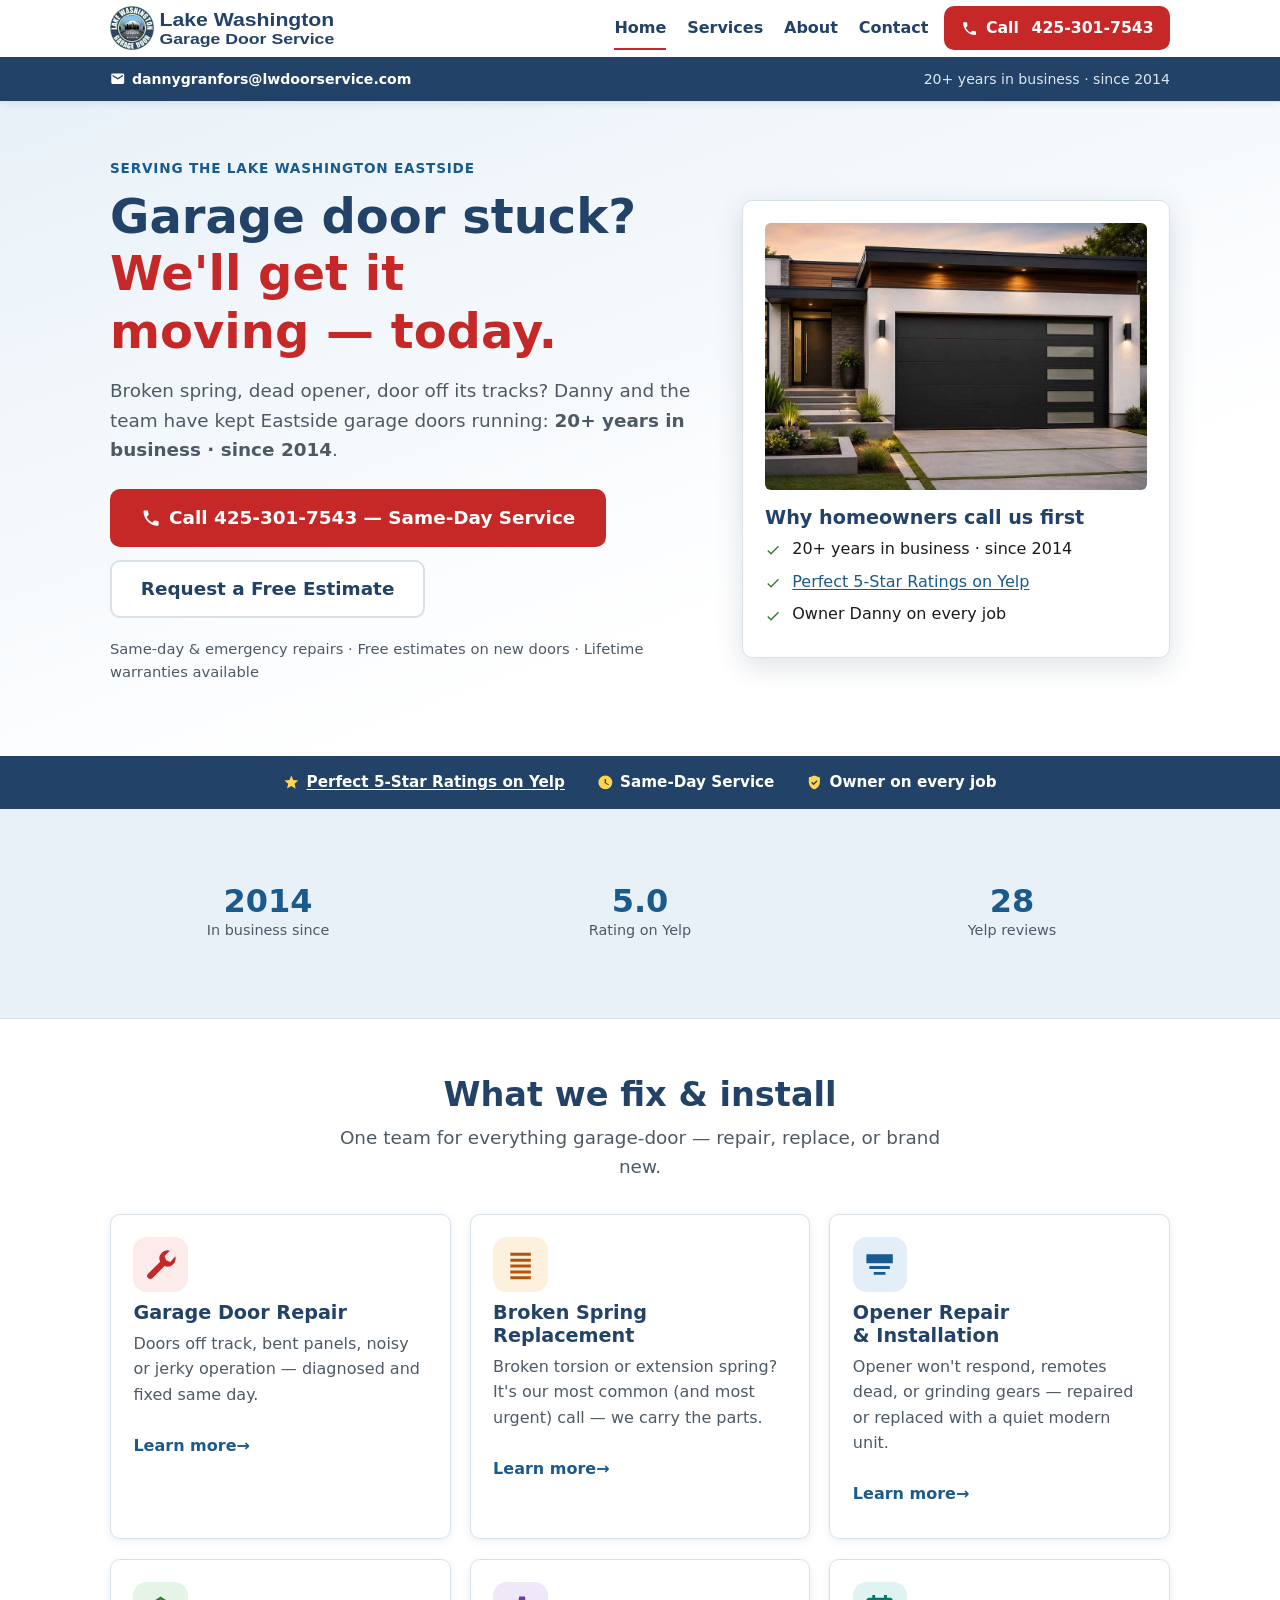
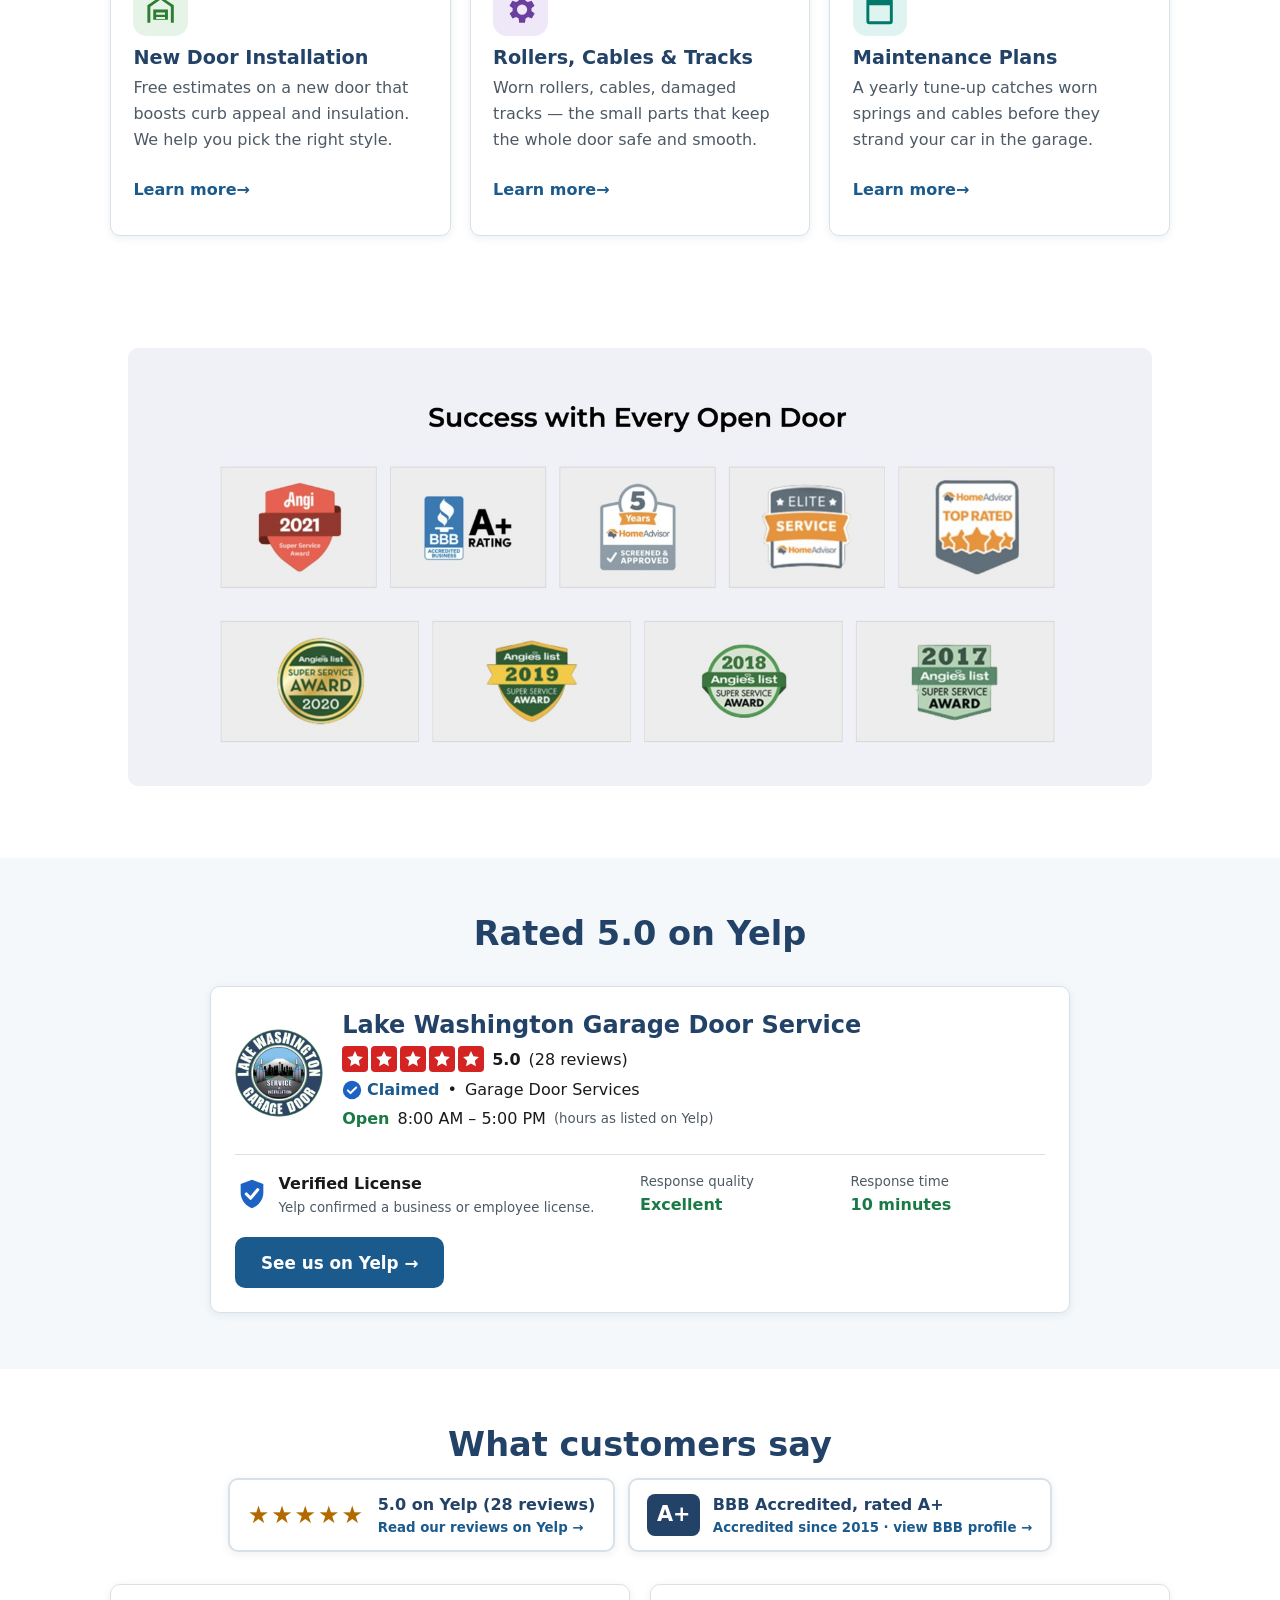
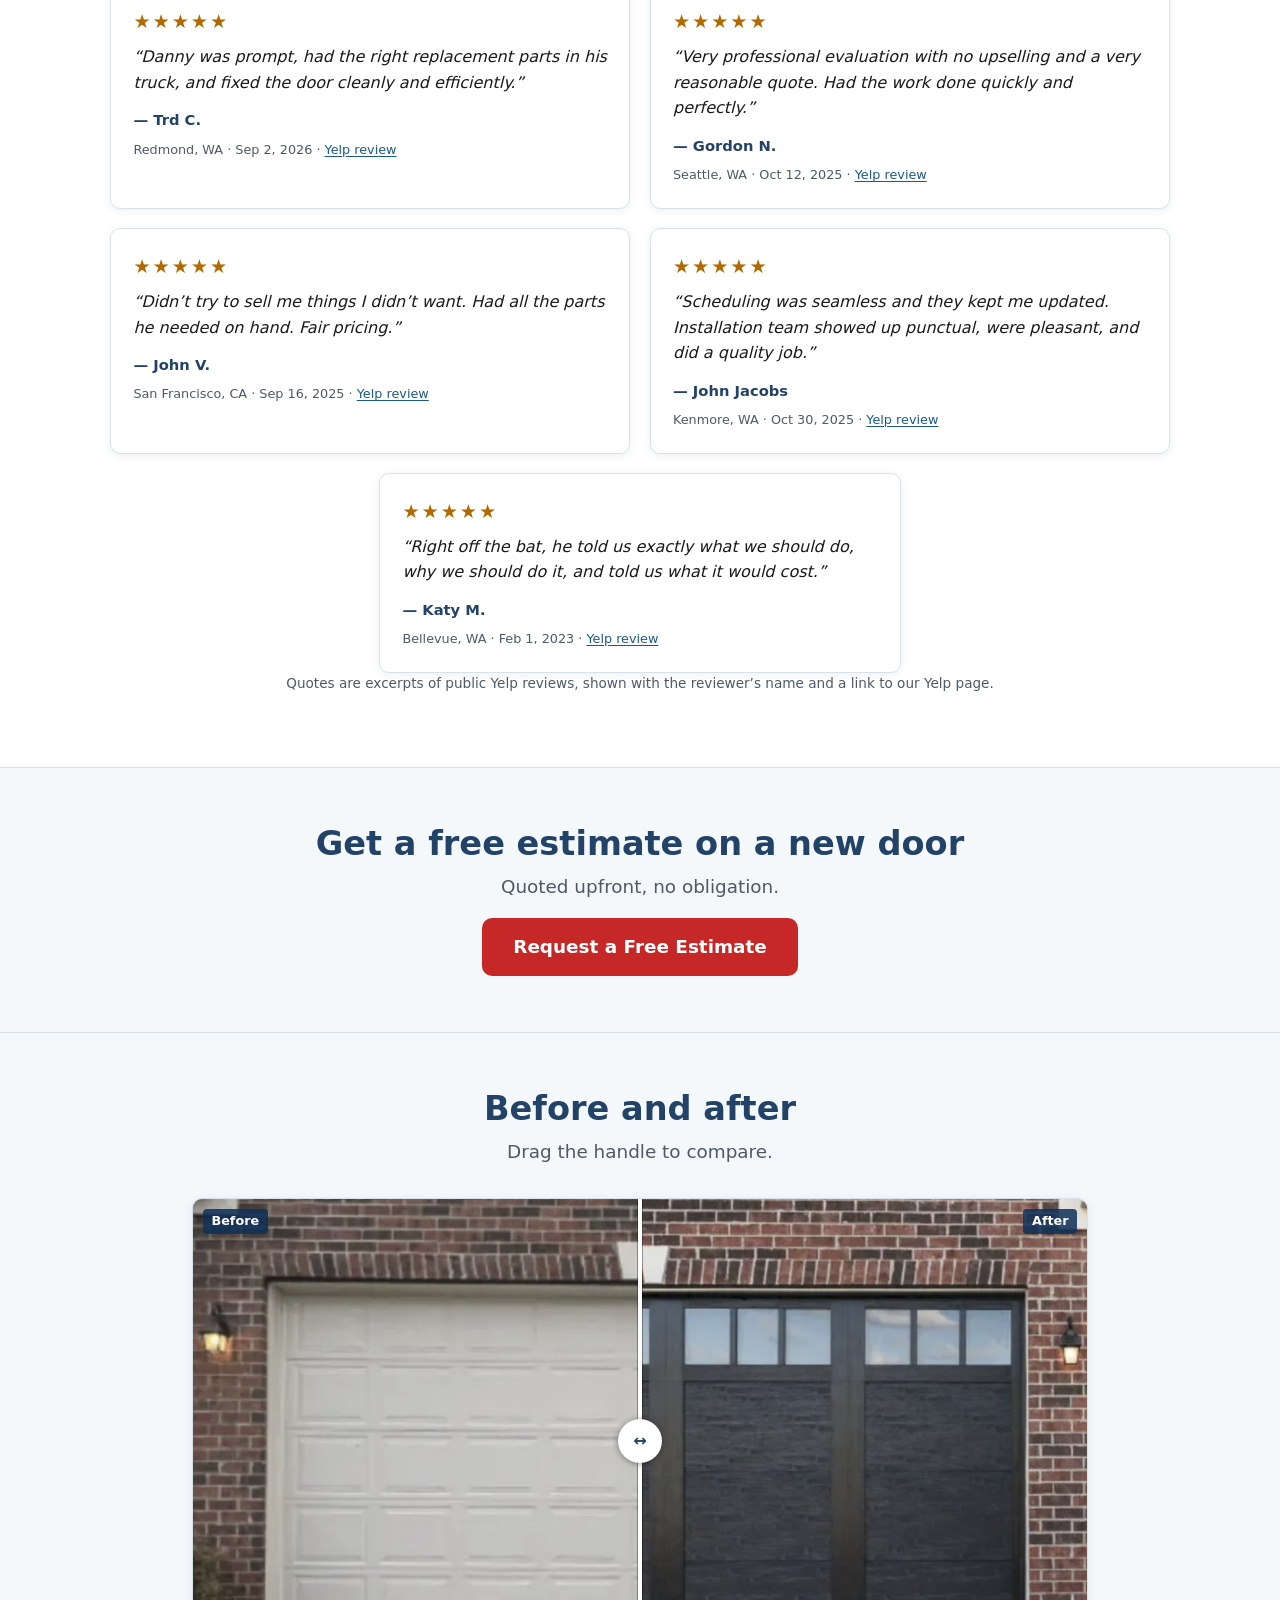
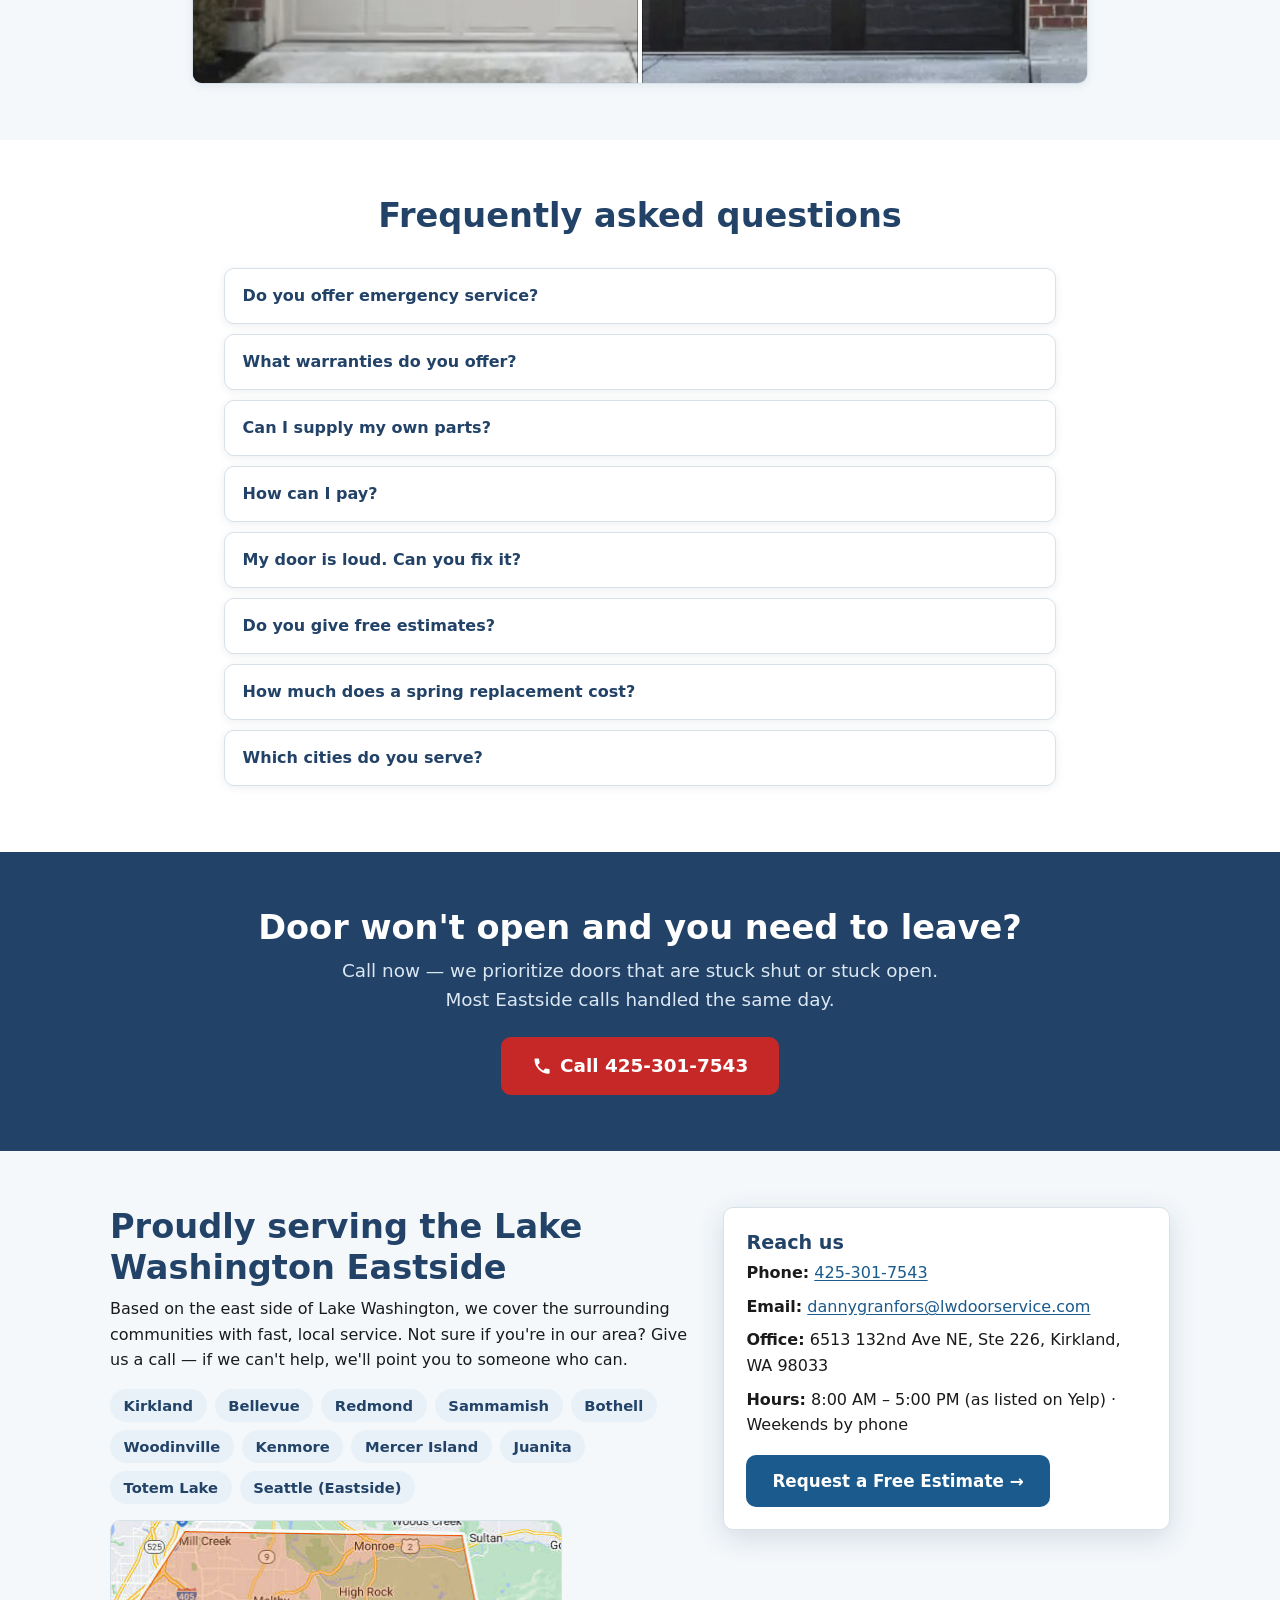
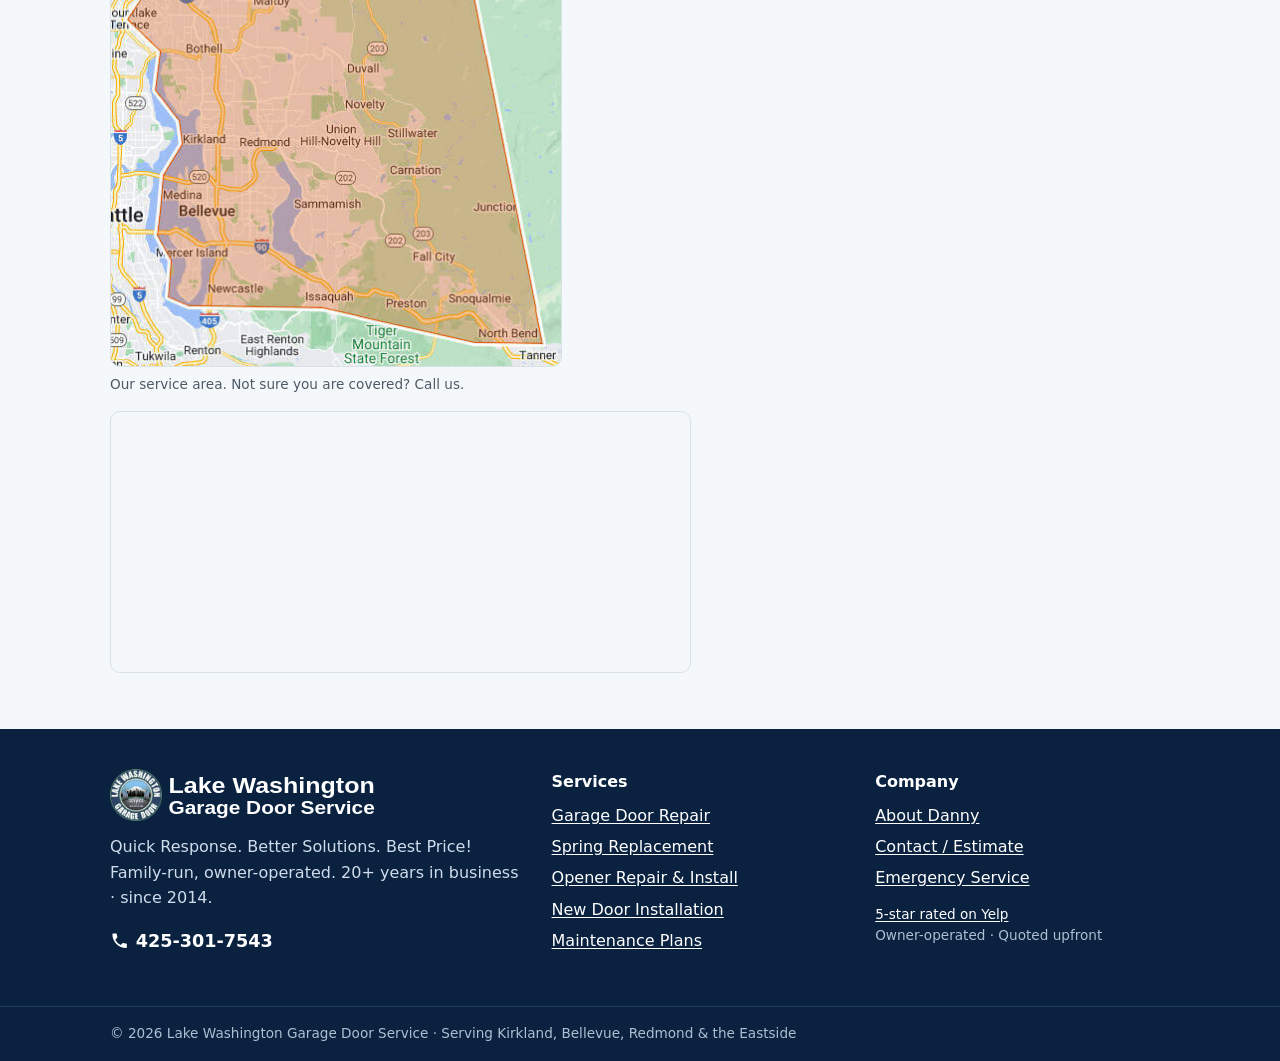
<file: index.html>
<!DOCTYPE html>
<html lang="en">
<head>
<meta charset="utf-8">
<meta name="viewport" content="width=device-width, initial-scale=1">
<title>Garage Door Repair &amp; Installation — Eastside WA | Lake Washington Garage Door Service</title>
<meta name="description" content="Same-day garage door repair, spring replacement, opener service and new-door installation across the Lake Washington Eastside. 20+ years in business, since 2014. 5-star rated on Yelp. Call 425-301-7543.">
<link rel="canonical" href="https://lwdoorservice.com/">
<meta property="og:type" content="website">
<meta property="og:site_name" content="Lake Washington Garage Door Service">
<meta property="og:title" content="Garage Door Repair &amp; Installation — Eastside WA | Lake Washington Garage Door Service">
<meta property="og:description" content="Same-day garage door repair, spring replacement, opener service and new-door installation across the Lake Washington Eastside. 20+ years in business, since 2014. 5-star rated on Yelp. Call 425-301-7543.">
<meta property="og:url" content="https://lwdoorservice.com/">
<meta name="theme-color" content="#224267">
<link rel="icon" href="favicon.ico" sizes="any">
<link rel="icon" href="favicon.png" type="image/png" sizes="64x64">
<link rel="apple-touch-icon" href="apple-touch-icon.png">
<link rel="stylesheet" href="styles.css">
<link rel="stylesheet" href="print.css" media="print">
<script type="application/ld+json">
{
  "@context": "https://schema.org",
  "@type": "GarageDoorService",
  "name": "Lake Washington Garage Door Service",
  "telephone": "+14253017543",
  "email": "dannygranfors@lwdoorservice.com",
  "url": "https://lwdoorservice.com/",
  "image": "https://lwdoorservice.com/logos/badge.png",
  "priceRange": "$$",
  "slogan": "Quick Response. Better Solutions. Best Price!",
  "areaServed": [{"@type":"City","name":"Kirkland"},{"@type":"City","name":"Bellevue"},{"@type":"City","name":"Redmond"},{"@type":"City","name":"Sammamish"},{"@type":"City","name":"Bothell"},{"@type":"City","name":"Woodinville"},{"@type":"City","name":"Kenmore"},{"@type":"City","name":"Mercer Island"},{"@type":"City","name":"Seattle"}]
}
</script>
</head>
<body>
<a class="skip" href="#main">Skip to content</a>
<header class="site-header">
  <div class="header-inner">
    <a class="brand" href="index.html" aria-label="Lake Washington Garage Door Service — home"><img src="logos/logo.svg" alt="Lake Washington Garage Door Service" width="330" height="64"></a>
    <a class="btn btn-emergency header-call" href="tel:+14253017543" aria-label="Call 425-301-7543"><svg class="icon" aria-hidden="true" focusable="false"><use href="icons.svg#phone"/></svg><span class="call-word">Call</span> <span class="call-num">425-301-7543</span></a>
    <button class="nav-toggle" type="button" aria-expanded="false" aria-controls="nav"><span>Menu</span></button>
    <nav class="nav" id="nav" aria-label="Main">
      <ul>
        <li><a href="index.html" aria-current="page">Home</a></li>
        <li><a href="services.html">Services</a></li>
        <li><a href="about.html">About</a></li>
        <li><a href="contact.html">Contact</a></li>
      </ul>
    </nav>
  </div>
  <div class="topstrip"><div class="strip-inner"><a class="strip-mail" href="mailto:dannygranfors@lwdoorservice.com"><svg class="icon" aria-hidden="true" focusable="false"><use href="icons.svg#mail"/></svg>dannygranfors@lwdoorservice.com</a><span class="strip-years">20+ years in business · since 2014</span></div></div>
</header>
<main id="main">
<section class="hero">
  <div class="door-lift" aria-hidden="true"><i></i><i></i><i></i><i></i></div>
  <div class="wrap hero-grid">
    <div>
      <p class="eyebrow">Serving the Lake Washington Eastside</p>
      <h1>Garage door stuck? <span>We'll get it moving — today.</span></h1>
      <p class="lead">Broken spring, dead opener, door off its tracks? Danny and the team have kept Eastside garage doors running: <strong>20+ years in business · since 2014</strong>.</p>
      <div class="hero-cta">
        <a class="btn btn-emergency btn-lg" href="tel:+14253017543"><svg class="icon" aria-hidden="true" focusable="false"><use href="icons.svg#phone"/></svg> Call 425-301-7543 — Same-Day Service</a>
        <a class="btn btn-ghost btn-lg" href="contact.html">Request a Free Estimate</a>
      </div>
      <p class="hero-note">Same-day &amp; emergency repairs · Free estimates on new doors · Lifetime warranties available</p>
    </div>
    <aside class="hero-card" aria-labelledby="why">
      <img class="hero-photo" src="images/hero.jpg" alt="A modern home with a dark, flush-panel garage door at dusk" width="1000" height="707" fetchpriority="high">
      <h2 id="why" class="h3">Why homeowners call us first</h2>
      <ul class="checks">
        <li>20+ years in business · since 2014</li>
        <li><a href="https://www.yelp.com/biz/lake-washington-garage-door-service-kirkland-2" rel="noopener">Perfect 5-Star Ratings on Yelp</a></li>
        <li>Owner Danny on every job</li>
      </ul>
    </aside>
  </div>
</section>

<div class="trust">
  <ul class="wrap trust-inner">
    <li><svg class="icon" aria-hidden="true" focusable="false"><use href="icons.svg#star"/></svg> <a href="https://www.yelp.com/biz/lake-washington-garage-door-service-kirkland-2" rel="noopener">Perfect 5-Star Ratings on Yelp</a></li>
    <li><svg class="icon" aria-hidden="true" focusable="false"><use href="icons.svg#clock"/></svg> Same-Day Service</li>
    <li><svg class="icon" aria-hidden="true" focusable="false"><use href="icons.svg#shield"/></svg> Owner on every job</li>
  </ul>
</div>

<section class="stats" aria-label="At a glance">
  <ul class="wrap stats-inner">
    <li><span class="num"><span class="counter" data-to="2014">2014</span></span><span class="lbl">In business since</span></li>
    <li><span class="num"><span class="counter" data-to="5" data-dec="1">5.0</span></span><span class="lbl">Rating on Yelp</span></li>
    <li><span class="num"><span class="counter" data-to="28">28</span></span><span class="lbl">Yelp reviews</span></li>
  </ul>
</section>

<section class=" rv" aria-labelledby="svc-h">
  <div class="wrap">
    <div class="section-head center">
      <h2 id="svc-h">What we fix &amp; install</h2>
      <p class="lead">One team for everything garage-door — repair, replace, or brand new.</p>
    </div>
    <ul class="grid grid-3 plain">
      <li class="card">
        <span class="ic-lg"><svg class="icon icon-lg" aria-hidden="true" focusable="false"><use href="icons.svg#wrench"/></svg></span>
        <h3>Garage Door Repair</h3>
        <p>Doors off track, bent panels, noisy or jerky operation — diagnosed and fixed same day.</p>
        <a class="more" href="services.html#repair">Learn more<span class="sr-only"> about Garage Door Repair</span> →</a>
      </li>
      <li class="card">
        <span class="ic-lg"><svg class="icon icon-lg" aria-hidden="true" focusable="false"><use href="icons.svg#spring"/></svg></span>
        <h3>Broken Spring Replacement</h3>
        <p>Broken torsion or extension spring? It's our most common (and most urgent) call — we carry the parts.</p>
        <a class="more" href="services.html#spring">Learn more<span class="sr-only"> about Broken Spring Replacement</span> →</a>
      </li>
      <li class="card">
        <span class="ic-lg"><svg class="icon icon-lg" aria-hidden="true" focusable="false"><use href="icons.svg#opener"/></svg></span>
        <h3>Opener Repair &amp; Installation</h3>
        <p>Opener won't respond, remotes dead, or grinding gears — repaired or replaced with a quiet modern unit.</p>
        <a class="more" href="services.html#opener">Learn more<span class="sr-only"> about Opener Repair and Installation</span> →</a>
      </li>
      <li class="card">
        <span class="ic-lg"><svg class="icon icon-lg" aria-hidden="true" focusable="false"><use href="icons.svg#door"/></svg></span>
        <h3>New Door Installation</h3>
        <p>Free estimates on a new door that boosts curb appeal and insulation. We help you pick the right style.</p>
        <a class="more" href="services.html#install">Learn more<span class="sr-only"> about New Door Installation</span> →</a>
      </li>
      <li class="card">
        <span class="ic-lg"><svg class="icon icon-lg" aria-hidden="true" focusable="false"><use href="icons.svg#gear"/></svg></span>
        <h3>Rollers, Cables &amp; Tracks</h3>
        <p>Worn rollers, cables, damaged tracks — the small parts that keep the whole door safe and smooth.</p>
        <a class="more" href="services.html#parts">Learn more<span class="sr-only"> about Rollers, Cables and Tracks</span> →</a>
      </li>
      <li class="card">
        <span class="ic-lg"><svg class="icon icon-lg" aria-hidden="true" focusable="false"><use href="icons.svg#calendar"/></svg></span>
        <h3>Maintenance Plans</h3>
        <p>A yearly tune-up catches worn springs and cables before they strand your car in the garage.</p>
        <a class="more" href="services.html#maintenance">Learn more<span class="sr-only"> about Maintenance Plans</span> →</a>
      </li>
    </ul>
  </div>
</section>

<section class="rv" aria-labelledby="awards-h">
  <div class="wrap">
    <h2 id="awards-h" class="sr-only">Awards and ratings</h2>
    <img class="awards" src="images/trust-badges.jpg" alt="Awards and ratings: Angi 2021 Super Service Award, BBB A+ rating, HomeAdvisor 5 years Screened and Approved, HomeAdvisor Elite Service, HomeAdvisor Top Rated, Angie's List Super Service Award 2017 to 2020" width="1600" height="685" loading="lazy">
  </div>
</section>

<section class="section-alt rv" aria-labelledby="yelp-h">
  <div class="wrap">
    <div class="section-head center"><h2 id="yelp-h">Rated 5.0 on Yelp</h2></div>
    <article class="yelp-card" aria-label="Lake Washington Garage Door Service on Yelp">
      <div class="yc-main">
        <img class="yc-badge" src="logos/badge.png" alt="Lake Washington Garage Door Service badge" width="88" height="88">
        <div>
          <h3 class="yc-name">Lake Washington Garage Door Service</h3>
          <p class="yc-rating"><span class="yc-stars" role="img" aria-label="5 out of 5 stars"><svg class="ystar" viewBox="0 0 24 24" aria-hidden="true" focusable="false"><path d="M12 2.5l2.9 6.2 6.6.8-4.9 4.6 1.3 6.7L12 17.4 6.1 20.8l1.3-6.7L2.5 9.5l6.6-.8z" fill="currentColor"/></svg><svg class="ystar" viewBox="0 0 24 24" aria-hidden="true" focusable="false"><path d="M12 2.5l2.9 6.2 6.6.8-4.9 4.6 1.3 6.7L12 17.4 6.1 20.8l1.3-6.7L2.5 9.5l6.6-.8z" fill="currentColor"/></svg><svg class="ystar" viewBox="0 0 24 24" aria-hidden="true" focusable="false"><path d="M12 2.5l2.9 6.2 6.6.8-4.9 4.6 1.3 6.7L12 17.4 6.1 20.8l1.3-6.7L2.5 9.5l6.6-.8z" fill="currentColor"/></svg><svg class="ystar" viewBox="0 0 24 24" aria-hidden="true" focusable="false"><path d="M12 2.5l2.9 6.2 6.6.8-4.9 4.6 1.3 6.7L12 17.4 6.1 20.8l1.3-6.7L2.5 9.5l6.6-.8z" fill="currentColor"/></svg><svg class="ystar" viewBox="0 0 24 24" aria-hidden="true" focusable="false"><path d="M12 2.5l2.9 6.2 6.6.8-4.9 4.6 1.3 6.7L12 17.4 6.1 20.8l1.3-6.7L2.5 9.5l6.6-.8z" fill="currentColor"/></svg></span><strong>5.0</strong> <span>(28 reviews)</span></p>
          <p class="yc-meta"><span class="yc-claimed"><svg class="yc-check" viewBox="0 0 24 24" aria-hidden="true" focusable="false"><circle cx="12" cy="12" r="11" fill="currentColor"/><path d="M7 12.5l3.2 3.2L17 9" fill="none" stroke="#fff" stroke-width="2.4" stroke-linecap="round" stroke-linejoin="round"/></svg>Claimed</span><span class="yc-dot" aria-hidden="true">•</span><span>Garage Door Services</span></p>
          <p class="yc-hours"><span class="yc-open">Open</span> 8:00 AM – 5:00 PM <small>(hours as listed on Yelp)</small></p>
        </div>
      </div>
      <ul class="yc-facts">
        <li><svg class="yc-shield" viewBox="0 0 24 24" aria-hidden="true" focusable="false"><path d="M12 2l8 3v6c0 5-3.4 9.3-8 11-4.6-1.7-8-6-8-11V5z" fill="currentColor"/><path d="M8 12l3 3 5-6" fill="none" stroke="#fff" stroke-width="2.2" stroke-linecap="round" stroke-linejoin="round"/></svg><span><strong>Verified License</strong><small>Yelp confirmed a business or employee license.</small></span></li>
        <li><span><small>Response quality</small><strong class="yc-good">Excellent</strong></span></li>
        <li><span><small>Response time</small><strong class="yc-good">10 minutes</strong></span></li>
      </ul>
      <a class="btn btn-primary yc-link" href="https://www.yelp.com/biz/lake-washington-garage-door-service-kirkland-2?dd_referrer=" rel="noopener">See us on Yelp →</a>
    </article>
  </div>
</section>

<section class=" rv" aria-labelledby="rev-h">
  <div class="wrap">
    <div class="section-head center">
      <h2 id="rev-h">What customers say</h2>
      <p class="trust-links"><a class="yelp-badge" href="https://www.yelp.com/biz/lake-washington-garage-door-service-kirkland-2?dd_referrer=" rel="noopener"><span class="stars" aria-hidden="true">★★★★★</span><span><strong>5.0 on Yelp (28 reviews)</strong><small>Read our reviews on Yelp →</small></span></a>
      <a class="bbb-badge" href="https://www.bbb.org/us/wa/kirkland/profile/garage-doors/lake-washington-garage-door-service-llc-1296-90006589/addressId/342375" rel="noopener"><span class="bbb-grade" aria-hidden="true">A+</span><span><strong>BBB Accredited, rated A+</strong><small>Accredited since 2015 · view BBB profile →</small></span></a></p>
    </div>
    <ul class="grid grid-2 plain reviews">
      <li class="review">
        <p class="stars" aria-label="5 out of 5 stars">★★★★★</p>
        <blockquote><p>&ldquo;Danny was prompt, had the right replacement parts in his truck, and fixed the door cleanly and efficiently.&rdquo;</p></blockquote>
        <p class="who">— Trd C.</p>
        <p class="src">Redmond, WA · Sep 2, 2026 · <a href="https://www.yelp.com/biz/lake-washington-garage-door-service-kirkland-2?dd_referrer=" rel="noopener">Yelp review<span class="sr-only"> by Trd C.</span></a></p>
      </li>
      <li class="review">
        <p class="stars" aria-label="5 out of 5 stars">★★★★★</p>
        <blockquote><p>&ldquo;Very professional evaluation with no upselling and a very reasonable quote. Had the work done quickly and perfectly.&rdquo;</p></blockquote>
        <p class="who">— Gordon N.</p>
        <p class="src">Seattle, WA · Oct 12, 2025 · <a href="https://www.yelp.com/biz/lake-washington-garage-door-service-kirkland-2?dd_referrer=" rel="noopener">Yelp review<span class="sr-only"> by Gordon N.</span></a></p>
      </li>
      <li class="review">
        <p class="stars" aria-label="5 out of 5 stars">★★★★★</p>
        <blockquote><p>&ldquo;Didn&rsquo;t try to sell me things I didn&rsquo;t want. Had all the parts he needed on hand. Fair pricing.&rdquo;</p></blockquote>
        <p class="who">— John V.</p>
        <p class="src">San Francisco, CA · Sep 16, 2025 · <a href="https://www.yelp.com/biz/lake-washington-garage-door-service-kirkland-2?dd_referrer=" rel="noopener">Yelp review<span class="sr-only"> by John V.</span></a></p>
      </li>
      <li class="review">
        <p class="stars" aria-label="5 out of 5 stars">★★★★★</p>
        <blockquote><p>&ldquo;Scheduling was seamless and they kept me updated. Installation team showed up punctual, were pleasant, and did a quality job.&rdquo;</p></blockquote>
        <p class="who">— John Jacobs</p>
        <p class="src">Kenmore, WA · Oct 30, 2025 · <a href="https://www.yelp.com/biz/lake-washington-garage-door-service-kirkland-2?dd_referrer=" rel="noopener">Yelp review<span class="sr-only"> by John Jacobs</span></a></p>
      </li>
      <li class="review">
        <p class="stars" aria-label="5 out of 5 stars">★★★★★</p>
        <blockquote><p>&ldquo;Right off the bat, he told us exactly what we should do, why we should do it, and told us what it would cost.&rdquo;</p></blockquote>
        <p class="who">— Katy M.</p>
        <p class="src">Bellevue, WA · Feb 1, 2023 · <a href="https://www.yelp.com/biz/lake-washington-garage-door-service-kirkland-2?dd_referrer=" rel="noopener">Yelp review<span class="sr-only"> by Katy M.</span></a></p>
      </li>
    </ul>
    <p class="fine center">Quotes are excerpts of public Yelp reviews, shown with the reviewer&rsquo;s name and a link to our Yelp page.</p>
  </div>
</section>

<section class="estimate-band" aria-labelledby="est-h">
  <div class="wrap">
    <h2 id="est-h">Get a free estimate on a new door</h2>
    <p class="lead">Quoted upfront, no obligation.</p>
    <a class="btn btn-estimate btn-lg" href="contact.html">Request a Free Estimate</a>
  </div>
</section>

<section class="section-alt rv" aria-labelledby="ba-h">
  <div class="wrap">
    <div class="section-head center">
      <h2 id="ba-h">Before and after</h2>
      <p class="lead">Drag the handle to compare.</p>
    </div>
    <figure class="ba" data-ba>
      <img class="ba-after" src="images/after.jpg" alt="After: a new black garage door with windows on a brick home" width="1200" height="750" loading="lazy">
      <img class="ba-before" src="images/before.jpg" alt="Before: an old cream-colored garage door on the same brick home" width="1200" height="750" loading="lazy">
      <span class="ba-tag ba-tag-l">Before</span><span class="ba-tag ba-tag-r">After</span>
      <span class="ba-handle" aria-hidden="true"></span>
      <input class="ba-range" type="range" min="0" max="100" value="50" aria-label="Before and after comparison, drag to reveal">
    </figure>
  </div>
</section>

<section class=" rv" aria-labelledby="faq-h">
  <div class="wrap">
    <div class="section-head center">
      <h2 id="faq-h">Frequently asked questions</h2>
    </div>
    <div class="faq">
      <details><summary>Do you offer emergency service?</summary><p>Yes. Call 425-301-7543 and we prioritize doors that are stuck shut or stuck open. Most Eastside calls are handled the same day.</p></details>
      <details><summary>What warranties do you offer?</summary><p>We offer lifetime warranties on most parts and services. The exact terms are given to you in writing with your estimate.</p></details>
      <details><summary>Can I supply my own parts?</summary><p>We install the parts we carry on the truck so every repair is covered by our warranty, so we do not install customer-supplied parts.</p></details>
      <details><summary>How can I pay?</summary><p>Check is preferred, and cards are accepted.</p></details>
      <details><summary>My door is loud. Can you fix it?</summary><p>Usually yes. It is most often a tune-up: we inspect the door, lubricate the moving parts, tighten the hardware and adjust the balance.</p></details>
      <details><summary>Do you give free estimates?</summary><p>Yes, free estimates on new doors. For repairs we quote the price upfront, before any work starts.</p></details>
      <details><summary>How much does a spring replacement cost?</summary><p>It depends on the spring size, whether one or both springs are replaced, and your door's weight. We give you a firm price before we start.</p></details>
      <details><summary>Which cities do you serve?</summary><p>Kirkland, Bellevue, Redmond, Sammamish, Bothell, Woodinville, Kenmore, Mercer Island, Juanita, Totem Lake and the Seattle Eastside. Not sure? Call us.</p></details>
    </div>
  </div>
</section>

<section class="cta-band">
  <div class="wrap">
    <h2>Door won't open and you need to leave?</h2>
    <p class="lead">Call now — we prioritize doors that are stuck shut or stuck open. Most Eastside calls handled the same day.</p>
    <a class="btn btn-emergency btn-lg" href="tel:+14253017543"><svg class="icon" aria-hidden="true" focusable="false"><use href="icons.svg#phone"/></svg> Call 425-301-7543</a>
  </div>
</section>

<section class="section-alt rv" aria-labelledby="area-h">
  <div class="wrap split">
    <div>
      <h2 id="area-h">Proudly serving the Lake Washington Eastside</h2>
      <p>Based on the east side of Lake Washington, we cover the surrounding communities with fast, local service. Not sure if you're in our area? Give us a call — if we can't help, we'll point you to someone who can.</p>
      <ul class="area-list"><li>Kirkland</li><li>Bellevue</li><li>Redmond</li><li>Sammamish</li><li>Bothell</li><li>Woodinville</li><li>Kenmore</li><li>Mercer Island</li><li>Juanita</li><li>Totem Lake</li><li>Seattle (Eastside)</li></ul>
      <figure class="area-map"><img src="images/service-area.png" alt="Map of our service area: Kirkland, Bellevue, Redmond, Sammamish, Issaquah, Bothell, Woodinville and Mercer Island" loading="lazy" width="452" height="419"><figcaption class="fine">Our service area. Not sure you are covered? Call us.</figcaption></figure>
      <div class="map-block"><iframe title="Map of our Kirkland office" loading="lazy" referrerpolicy="no-referrer-when-downgrade" src="https://www.google.com/maps?q=6513+132nd+Ave+NE+Ste+226,+Kirkland,+WA+98033&amp;output=embed"></iframe></div>
    </div>
    <aside class="hero-card" aria-labelledby="reach">
      <h2 id="reach" class="h3">Reach us</h2>
      <p><strong>Phone:</strong> <a href="tel:+14253017543">425-301-7543</a></p>
      <p><strong>Email:</strong> <a href="mailto:dannygranfors@lwdoorservice.com">dannygranfors@lwdoorservice.com</a></p>
      <p><strong>Office:</strong> 6513 132nd Ave NE, Ste 226, Kirkland, WA 98033</p>
      <p><strong>Hours:</strong> 8:00 AM – 5:00 PM (as listed on Yelp) · Weekends by phone</p>
      <a class="btn btn-primary" href="contact.html">Request a Free Estimate →</a>
    </aside>
  </div>
</section>
</main>
<footer class="site-footer">
  <div class="wrap footer-grid">
    <div>
      <img class="footer-logo" src="logos/logo-light.svg" alt="Lake Washington Garage Door Service" width="330" height="64">
      <p>Quick Response. Better Solutions. Best Price!<br>Family-run, owner-operated. 20+ years in business · since 2014.</p>
      <p><a class="footer-phone" href="tel:+14253017543"><svg class="icon" aria-hidden="true" focusable="false"><use href="icons.svg#phone"/></svg> 425-301-7543</a></p>
    </div>
    <nav aria-label="Services">
      <p class="footer-title">Services</p>
      <ul>
        <li><a href="services.html#repair">Garage Door Repair</a></li>
        <li><a href="services.html#spring">Spring Replacement</a></li>
        <li><a href="services.html#opener">Opener Repair &amp; Install</a></li>
        <li><a href="services.html#install">New Door Installation</a></li>
        <li><a href="services.html#maintenance">Maintenance Plans</a></li>
      </ul>
    </nav>
    <nav aria-label="Company">
      <p class="footer-title">Company</p>
      <ul>
        <li><a href="about.html">About Danny</a></li>
        <li><a href="contact.html">Contact / Estimate</a></li>
        <li><a href="tel:+14253017543">Emergency Service</a></li>
      </ul>
      <p class="fine"><a href="https://www.yelp.com/biz/lake-washington-garage-door-service-kirkland-2" rel="noopener">5-star rated on Yelp</a><br>Owner-operated · Quoted upfront</p>
    </nav>
  </div>
  <div class="footer-bottom">
    <div class="wrap">© 2026 Lake Washington Garage Door Service · Serving Kirkland, Bellevue, Redmond &amp; the Eastside</div>
  </div>
</footer>
<script src="nav.js" defer></script>
</body>
</html>
</file>
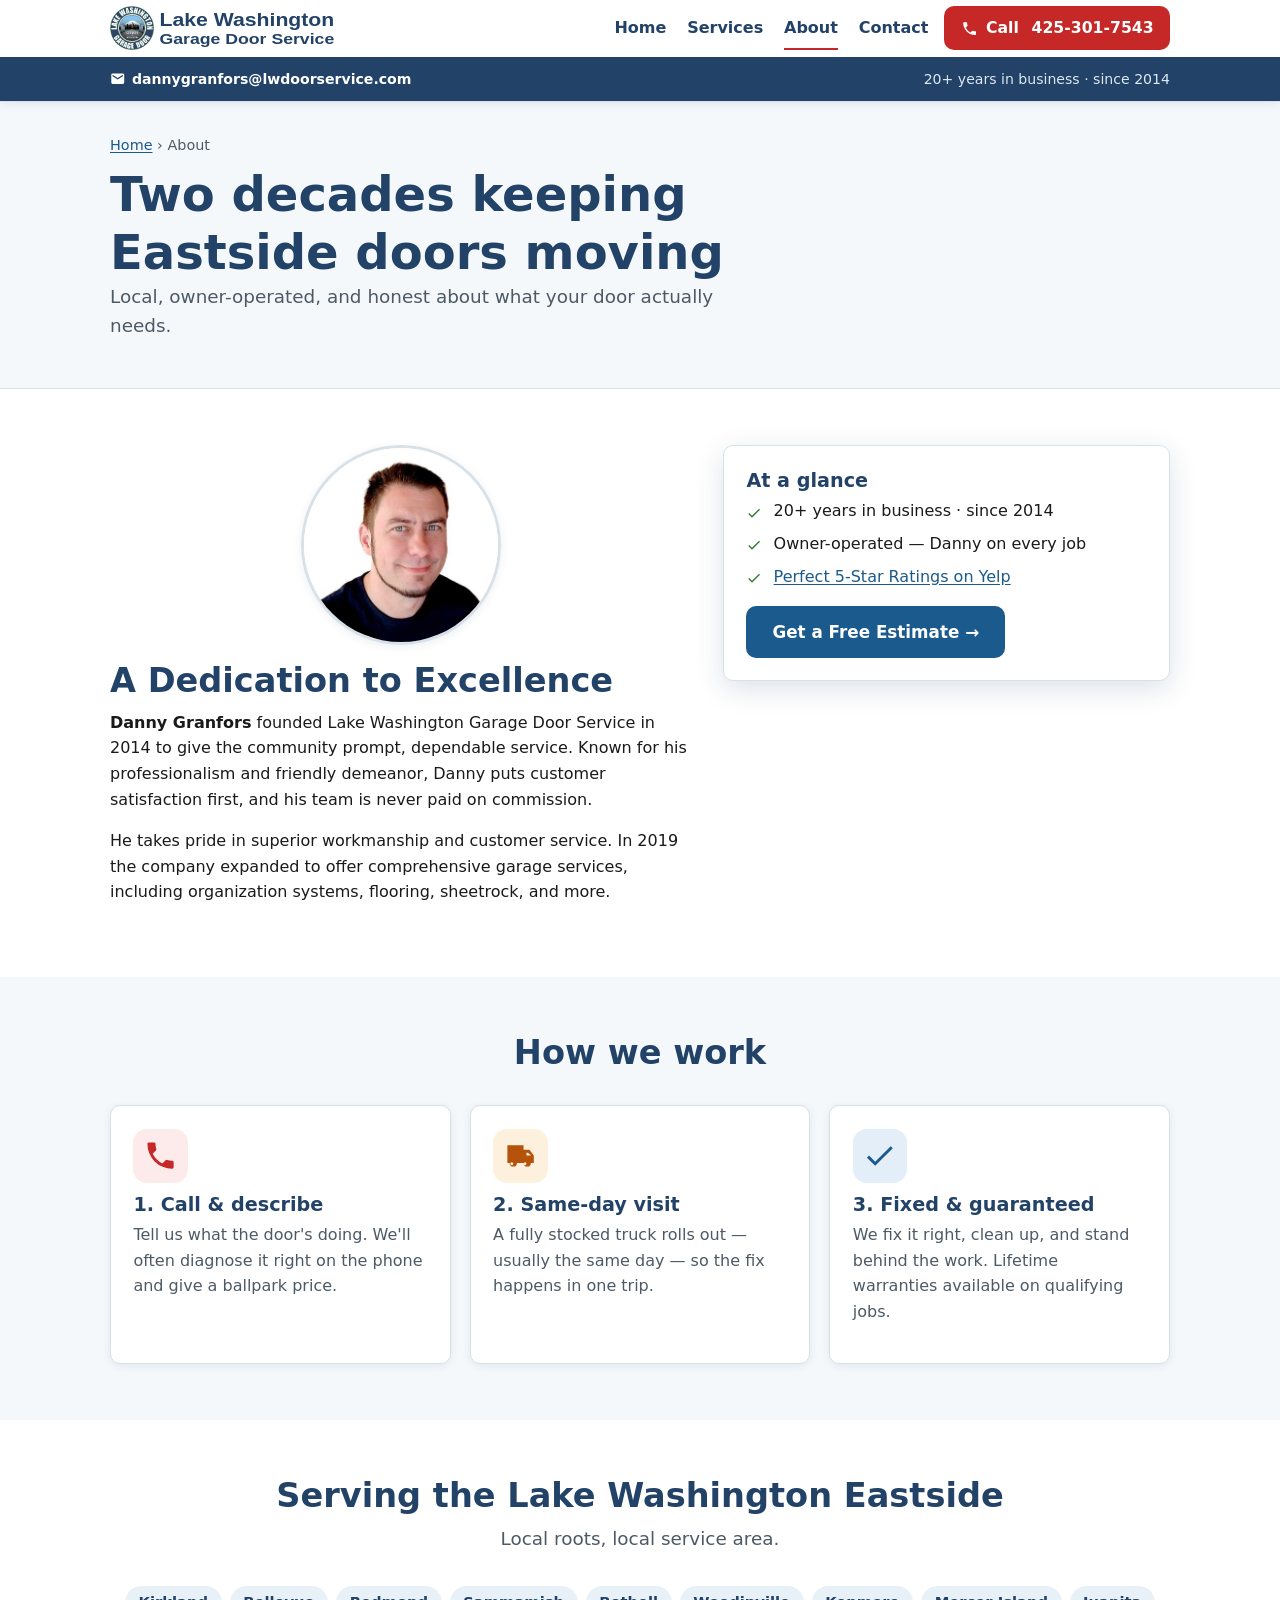
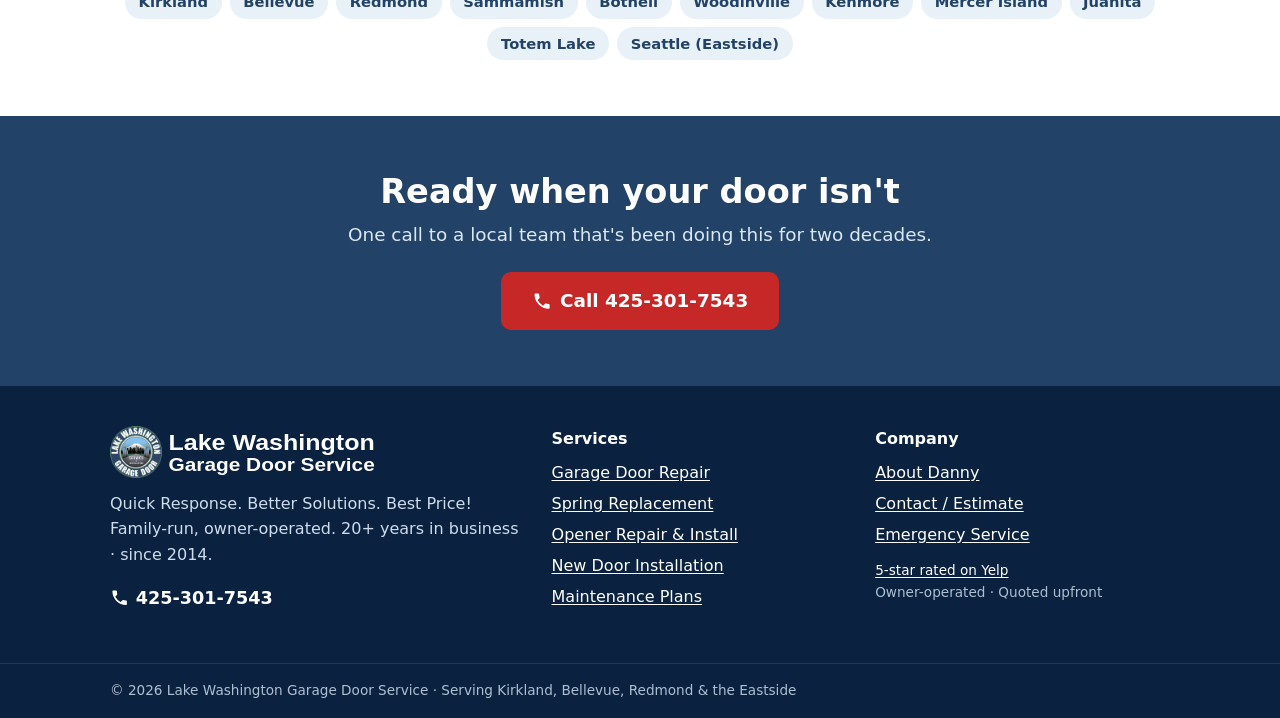
<file: about.html>
<!DOCTYPE html>
<html lang="en">
<head>
<meta charset="utf-8">
<meta name="viewport" content="width=device-width, initial-scale=1">
<title>About Danny — Owner-Operated Garage Door Service | Lake Washington Garage Door Service</title>
<meta name="description" content="Owner-operated, 20+ years in business · since 2014, on the Lake Washington Eastside. Meet Danny Granfors — honest diagnosis and the best price we can give.">
<link rel="canonical" href="https://lwdoorservice.com/about.html">
<meta property="og:type" content="website">
<meta property="og:site_name" content="Lake Washington Garage Door Service">
<meta property="og:title" content="About Danny — Owner-Operated Garage Door Service | Lake Washington Garage Door Service">
<meta property="og:description" content="Owner-operated, 20+ years in business · since 2014, on the Lake Washington Eastside. Meet Danny Granfors — honest diagnosis and the best price we can give.">
<meta property="og:url" content="https://lwdoorservice.com/about.html">
<meta name="theme-color" content="#224267">
<link rel="icon" href="favicon.ico" sizes="any">
<link rel="icon" href="favicon.png" type="image/png" sizes="64x64">
<link rel="apple-touch-icon" href="apple-touch-icon.png">
<link rel="stylesheet" href="styles.css">
<link rel="stylesheet" href="print.css" media="print">
</head>
<body>
<a class="skip" href="#main">Skip to content</a>
<header class="site-header">
  <div class="header-inner">
    <a class="brand" href="index.html" aria-label="Lake Washington Garage Door Service — home"><img src="logos/logo.svg" alt="Lake Washington Garage Door Service" width="330" height="64"></a>
    <a class="btn btn-emergency header-call" href="tel:+14253017543" aria-label="Call 425-301-7543"><svg class="icon" aria-hidden="true" focusable="false"><use href="icons.svg#phone"/></svg><span class="call-word">Call</span> <span class="call-num">425-301-7543</span></a>
    <button class="nav-toggle" type="button" aria-expanded="false" aria-controls="nav"><span>Menu</span></button>
    <nav class="nav" id="nav" aria-label="Main">
      <ul>
        <li><a href="index.html">Home</a></li>
        <li><a href="services.html">Services</a></li>
        <li><a href="about.html" aria-current="page">About</a></li>
        <li><a href="contact.html">Contact</a></li>
      </ul>
    </nav>
  </div>
  <div class="topstrip"><div class="strip-inner"><a class="strip-mail" href="mailto:dannygranfors@lwdoorservice.com"><svg class="icon" aria-hidden="true" focusable="false"><use href="icons.svg#mail"/></svg>dannygranfors@lwdoorservice.com</a><span class="strip-years">20+ years in business · since 2014</span></div></div>
</header>
<main id="main">
<div class="page-head">
  <div class="wrap">
    <nav class="breadcrumb" aria-label="Breadcrumb"><a href="index.html">Home</a> <span aria-hidden="true">›</span> <span aria-current="page">About</span></nav>
    <h1>Two decades keeping Eastside doors moving</h1>
    <p class="lead">Local, owner-operated, and honest about what your door actually needs.</p>
  </div>
</div>
<section>
  <div class="wrap split">
    <div>
      <figure class="owner-figure"><img class="owner-photo" src="images/danny.jpg" width="400" height="400" alt="Danny Granfors, owner of Lake Washington Garage Door Service" loading="lazy"></figure>
      <h2>A Dedication to Excellence</h2>
      <p><strong>Danny Granfors</strong> founded Lake Washington Garage Door Service in 2014 to give the community prompt, dependable service. Known for his professionalism and friendly demeanor, Danny puts customer satisfaction first, and his team is never paid on commission.</p>
      <p>He takes pride in superior workmanship and customer service. In 2019 the company expanded to offer comprehensive garage services, including organization systems, flooring, sheetrock, and more.</p>
    </div>
    <aside class="hero-card" aria-labelledby="glance">
      <h2 id="glance" class="h3">At a glance</h2>
      <ul class="checks">
        <li>20+ years in business · since 2014</li>
        <li>Owner-operated — Danny on every job</li>
        
        
        <li><a href="https://www.yelp.com/biz/lake-washington-garage-door-service-kirkland-2" rel="noopener">Perfect 5-Star Ratings on Yelp</a></li>
        
      </ul>
      <a class="btn btn-primary" href="contact.html">Get a Free Estimate →</a>
    </aside>
  </div>
</section>
<section class="section-alt" aria-labelledby="how">
  <div class="wrap">
    <div class="section-head center"><h2 id="how">How we work</h2></div>
    <ol class="grid grid-3 plain"><li class="card"><span class="ic-lg"><svg class="icon icon-lg" aria-hidden="true" focusable="false"><use href="icons.svg#phone"/></svg></span><h3>1. Call &amp; describe</h3><p>Tell us what the door's doing. We'll often diagnose it right on the phone and give a ballpark price.</p></li><li class="card"><span class="ic-lg"><svg class="icon icon-lg" aria-hidden="true" focusable="false"><use href="icons.svg#truck"/></svg></span><h3>2. Same-day visit</h3><p>A fully stocked truck rolls out — usually the same day — so the fix happens in one trip.</p></li><li class="card"><span class="ic-lg"><svg class="icon icon-lg" aria-hidden="true" focusable="false"><use href="icons.svg#check"/></svg></span><h3>3. Fixed &amp; guaranteed</h3><p>We fix it right, clean up, and stand behind the work. Lifetime warranties available on qualifying jobs.</p></li></ol>
  </div>
</section>
<section aria-labelledby="serve">
  <div class="wrap">
    <div class="section-head center"><h2 id="serve">Serving the Lake Washington Eastside</h2>
    <p class="lead">Local roots, local service area.</p></div>
    <ul class="area-list center"><li>Kirkland</li><li>Bellevue</li><li>Redmond</li><li>Sammamish</li><li>Bothell</li><li>Woodinville</li><li>Kenmore</li><li>Mercer Island</li><li>Juanita</li><li>Totem Lake</li><li>Seattle (Eastside)</li></ul>
  </div>
</section>
<section class="cta-band">
  <div class="wrap">
    <h2>Ready when your door isn't</h2>
    <p class="lead">One call to a local team that's been doing this for two decades.</p>
    <a class="btn btn-emergency btn-lg" href="tel:+14253017543"><svg class="icon" aria-hidden="true" focusable="false"><use href="icons.svg#phone"/></svg> Call 425-301-7543</a>
  </div>
</section>
</main>
<footer class="site-footer">
  <div class="wrap footer-grid">
    <div>
      <img class="footer-logo" src="logos/logo-light.svg" alt="Lake Washington Garage Door Service" width="330" height="64">
      <p>Quick Response. Better Solutions. Best Price!<br>Family-run, owner-operated. 20+ years in business · since 2014.</p>
      <p><a class="footer-phone" href="tel:+14253017543"><svg class="icon" aria-hidden="true" focusable="false"><use href="icons.svg#phone"/></svg> 425-301-7543</a></p>
    </div>
    <nav aria-label="Services">
      <p class="footer-title">Services</p>
      <ul>
        <li><a href="services.html#repair">Garage Door Repair</a></li>
        <li><a href="services.html#spring">Spring Replacement</a></li>
        <li><a href="services.html#opener">Opener Repair &amp; Install</a></li>
        <li><a href="services.html#install">New Door Installation</a></li>
        <li><a href="services.html#maintenance">Maintenance Plans</a></li>
      </ul>
    </nav>
    <nav aria-label="Company">
      <p class="footer-title">Company</p>
      <ul>
        <li><a href="about.html">About Danny</a></li>
        <li><a href="contact.html">Contact / Estimate</a></li>
        <li><a href="tel:+14253017543">Emergency Service</a></li>
      </ul>
      <p class="fine"><a href="https://www.yelp.com/biz/lake-washington-garage-door-service-kirkland-2" rel="noopener">5-star rated on Yelp</a><br>Owner-operated · Quoted upfront</p>
    </nav>
  </div>
  <div class="footer-bottom">
    <div class="wrap">© 2026 Lake Washington Garage Door Service · Serving Kirkland, Bellevue, Redmond &amp; the Eastside</div>
  </div>
</footer>
<script src="nav.js" defer></script>
</body>
</html>
</file>
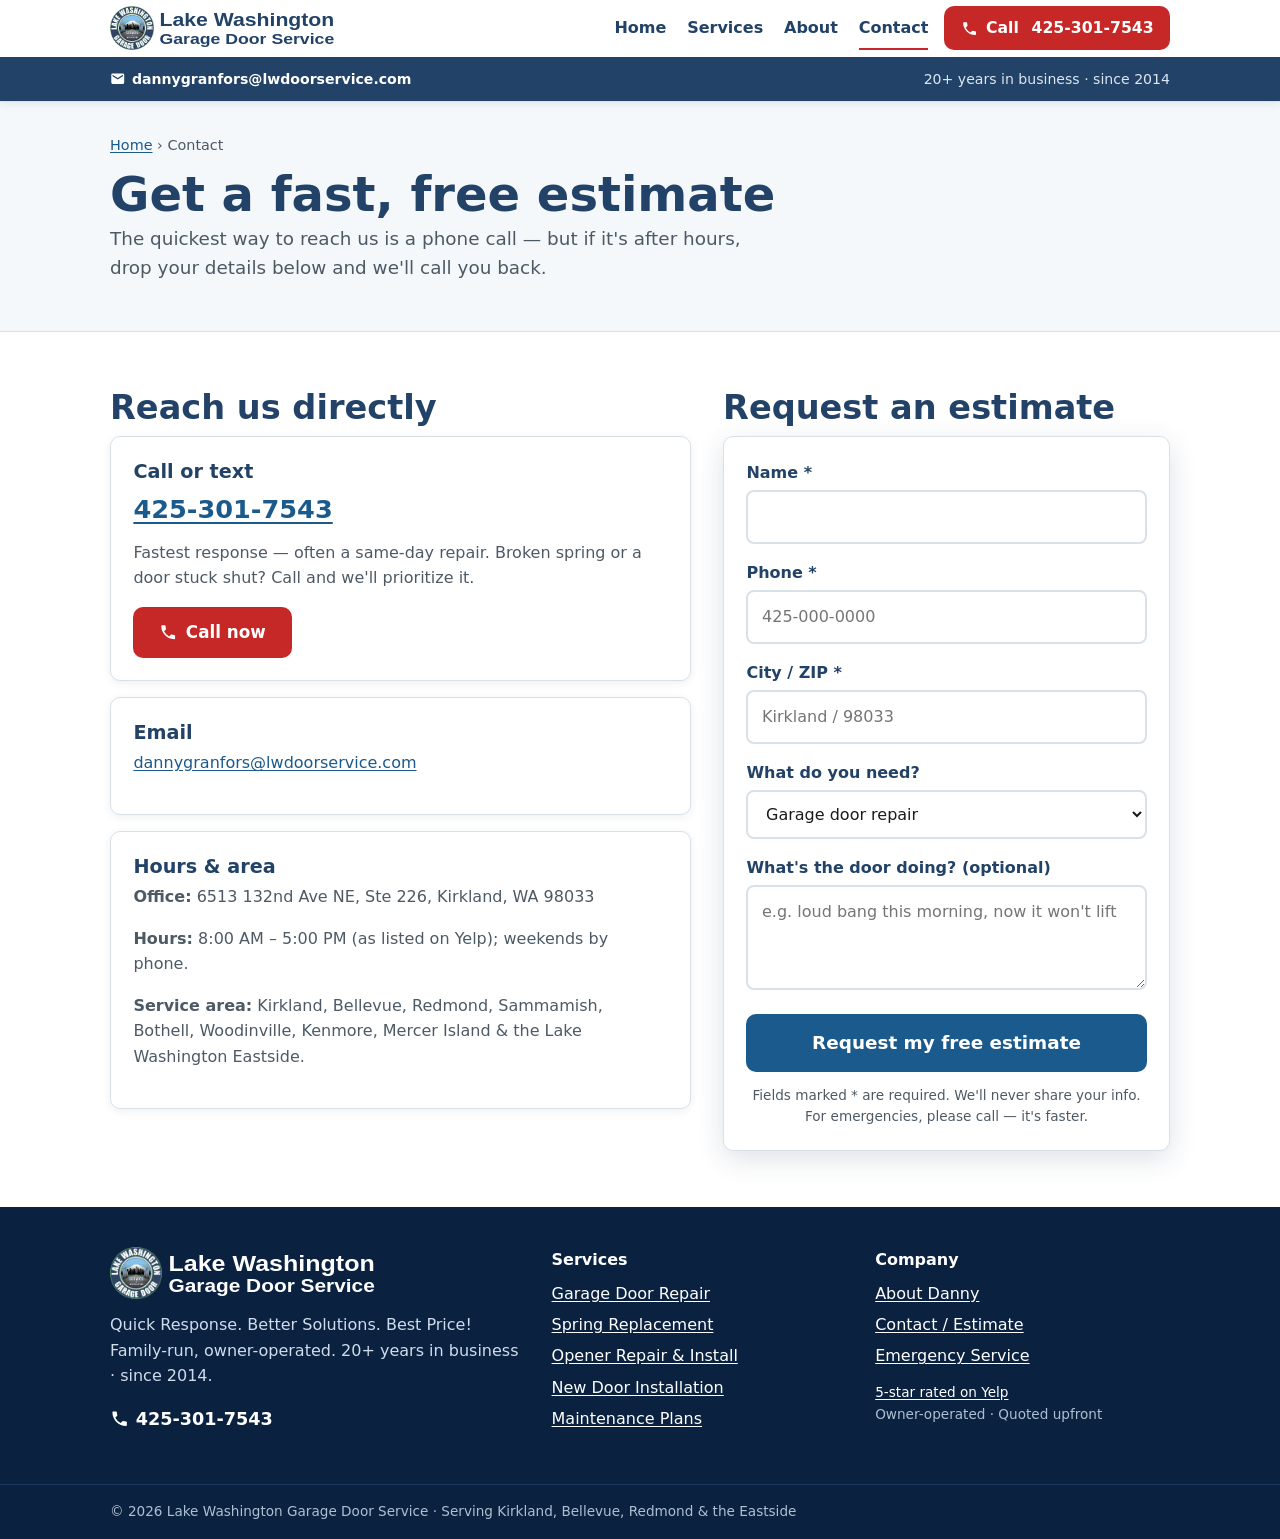
<file: contact.html>
<!DOCTYPE html>
<html lang="en">
<head>
<meta charset="utf-8">
<meta name="viewport" content="width=device-width, initial-scale=1">
<title>Free Garage Door Estimate — Call or Request Online | Lake Washington Garage Door Service</title>
<meta name="description" content="Call 425-301-7543 or request a free garage door estimate online. Same-day repairs across Kirkland, Bellevue, Redmond and the Lake Washington Eastside.">
<link rel="canonical" href="https://lwdoorservice.com/contact.html">
<meta property="og:type" content="website">
<meta property="og:site_name" content="Lake Washington Garage Door Service">
<meta property="og:title" content="Free Garage Door Estimate — Call or Request Online | Lake Washington Garage Door Service">
<meta property="og:description" content="Call 425-301-7543 or request a free garage door estimate online. Same-day repairs across Kirkland, Bellevue, Redmond and the Lake Washington Eastside.">
<meta property="og:url" content="https://lwdoorservice.com/contact.html">
<meta name="theme-color" content="#224267">
<link rel="icon" href="favicon.ico" sizes="any">
<link rel="icon" href="favicon.png" type="image/png" sizes="64x64">
<link rel="apple-touch-icon" href="apple-touch-icon.png">
<link rel="stylesheet" href="styles.css">
<link rel="stylesheet" href="print.css" media="print">
</head>
<body>
<a class="skip" href="#main">Skip to content</a>
<header class="site-header">
  <div class="header-inner">
    <a class="brand" href="index.html" aria-label="Lake Washington Garage Door Service — home"><img src="logos/logo.svg" alt="Lake Washington Garage Door Service" width="330" height="64"></a>
    <a class="btn btn-emergency header-call" href="tel:+14253017543" aria-label="Call 425-301-7543"><svg class="icon" aria-hidden="true" focusable="false"><use href="icons.svg#phone"/></svg><span class="call-word">Call</span> <span class="call-num">425-301-7543</span></a>
    <button class="nav-toggle" type="button" aria-expanded="false" aria-controls="nav"><span>Menu</span></button>
    <nav class="nav" id="nav" aria-label="Main">
      <ul>
        <li><a href="index.html">Home</a></li>
        <li><a href="services.html">Services</a></li>
        <li><a href="about.html">About</a></li>
        <li><a href="contact.html" aria-current="page">Contact</a></li>
      </ul>
    </nav>
  </div>
  <div class="topstrip"><div class="strip-inner"><a class="strip-mail" href="mailto:dannygranfors@lwdoorservice.com"><svg class="icon" aria-hidden="true" focusable="false"><use href="icons.svg#mail"/></svg>dannygranfors@lwdoorservice.com</a><span class="strip-years">20+ years in business · since 2014</span></div></div>
</header>
<main id="main">
<div class="page-head">
  <div class="wrap">
    <nav class="breadcrumb" aria-label="Breadcrumb"><a href="index.html">Home</a> <span aria-hidden="true">›</span> <span aria-current="page">Contact</span></nav>
    <h1>Get a fast, free estimate</h1>
    <p class="lead">The quickest way to reach us is a phone call — but if it's after hours, drop your details below and we'll call you back.</p>
  </div>
</div>
<section>
  <div class="wrap split">
    <div>
      <h2>Reach us directly</h2>
      <div class="card stack">
        <h3>Call or text</h3>
        <p class="big-phone"><a href="tel:+14253017543">425-301-7543</a></p>
        <p>Fastest response — often a same-day repair. Broken spring or a door stuck shut? Call and we'll prioritize it.</p>
        <a class="btn btn-emergency" href="tel:+14253017543"><svg class="icon" aria-hidden="true" focusable="false"><use href="icons.svg#phone"/></svg> Call now</a>
      </div>
      <div class="card stack">
        <h3>Email</h3>
        <p><a href="mailto:dannygranfors@lwdoorservice.com">dannygranfors@lwdoorservice.com</a></p>
      </div>
      <div class="card">
        <h3>Hours &amp; area</h3>
        <p><strong>Office:</strong> 6513 132nd Ave NE, Ste 226, Kirkland, WA 98033</p>
        <p><strong>Hours:</strong> 8:00 AM – 5:00 PM (as listed on Yelp); weekends by phone.</p>
        <p><strong>Service area:</strong> Kirkland, Bellevue, Redmond, Sammamish, Bothell, Woodinville, Kenmore, Mercer Island &amp; the Lake Washington Eastside.</p>
      </div>
    </div>
    <div>
      <h2>Request an estimate</h2>
      <form class="form-card" id="estimate-form" novalidate>
        <div class="field">
          <label for="name">Name <span aria-hidden="true">*</span></label>
          <input id="name" name="name" type="text" autocomplete="name" required>
        </div>
        <div class="field">
          <label for="phone">Phone <span aria-hidden="true">*</span></label>
          <input id="phone" name="phone" type="tel" autocomplete="tel" inputmode="tel" required placeholder="425-000-0000">
        </div>
        <div class="field">
          <label for="zip">City / ZIP <span aria-hidden="true">*</span></label>
          <input id="zip" name="zip" type="text" autocomplete="postal-code" required placeholder="Kirkland / 98033">
        </div>
        <div class="field">
          <label for="service">What do you need?</label>
          <select id="service" name="service"><option>Garage door repair</option><option>Broken spring</option><option>Opener repair / install</option><option>New door — free estimate</option><option>Rollers / cables / tracks</option><option>Maintenance / tune-up</option><option>Something else</option></select>
        </div>
        <div class="field">
          <label for="msg">What's the door doing? (optional)</label>
          <textarea id="msg" name="message" rows="3" placeholder="e.g. loud bang this morning, now it won't lift"></textarea>
        </div>
        <button class="btn btn-primary btn-lg btn-block" type="submit">Request my free estimate</button>
        <p class="fine" id="form-status" role="status" aria-live="polite"></p>
        <p class="fine">Fields marked * are required. We'll never share your info. For emergencies, please call — it's faster.</p>
      </form>
    </div>
  </div>
</section>
</main>
<footer class="site-footer">
  <div class="wrap footer-grid">
    <div>
      <img class="footer-logo" src="logos/logo-light.svg" alt="Lake Washington Garage Door Service" width="330" height="64">
      <p>Quick Response. Better Solutions. Best Price!<br>Family-run, owner-operated. 20+ years in business · since 2014.</p>
      <p><a class="footer-phone" href="tel:+14253017543"><svg class="icon" aria-hidden="true" focusable="false"><use href="icons.svg#phone"/></svg> 425-301-7543</a></p>
    </div>
    <nav aria-label="Services">
      <p class="footer-title">Services</p>
      <ul>
        <li><a href="services.html#repair">Garage Door Repair</a></li>
        <li><a href="services.html#spring">Spring Replacement</a></li>
        <li><a href="services.html#opener">Opener Repair &amp; Install</a></li>
        <li><a href="services.html#install">New Door Installation</a></li>
        <li><a href="services.html#maintenance">Maintenance Plans</a></li>
      </ul>
    </nav>
    <nav aria-label="Company">
      <p class="footer-title">Company</p>
      <ul>
        <li><a href="about.html">About Danny</a></li>
        <li><a href="contact.html">Contact / Estimate</a></li>
        <li><a href="tel:+14253017543">Emergency Service</a></li>
      </ul>
      <p class="fine"><a href="https://www.yelp.com/biz/lake-washington-garage-door-service-kirkland-2" rel="noopener">5-star rated on Yelp</a><br>Owner-operated · Quoted upfront</p>
    </nav>
  </div>
  <div class="footer-bottom">
    <div class="wrap">© 2026 Lake Washington Garage Door Service · Serving Kirkland, Bellevue, Redmond &amp; the Eastside</div>
  </div>
</footer>
<script src="nav.js" defer></script>
<script>
/* Estimate form -> Google Sheet + email (Apps Script web app, ACT-00803); same pattern as the OneForce site contact form. */
(function () {
  var SHEET_ENDPOINT = "https://script.google.com/macros/s/AKfycbzTrJ-C2S-Hc40c9Ulkrngq4m8j1lXR4VglooMVdEj3ZH_l6rJLdCO00sHUUyKJgz45/exec";
  var form = document.getElementById('estimate-form');
  if (!form) return;
  var status = document.getElementById('form-status');
  var btn = form.querySelector('button[type="submit"]');
  var label = btn.textContent;
  form.addEventListener('submit', function (e) {
    e.preventDefault();
    if (!form.checkValidity()) { form.reportValidity(); return; }
    var data = new FormData(form);
    data.append('page', location.href);
    data.append('submittedAt', new Date().toISOString());
    btn.disabled = true; btn.textContent = 'Sending\u2026'; status.textContent = '';
    // no-cors: Apps Script returns no CORS headers; the row and email are done server-side when fetch resolves.
    fetch(SHEET_ENDPOINT, { method: 'POST', mode: 'no-cors', body: data })
      .then(function () { location.href = 'thank-you.html'; })
      .catch(function () {
        status.textContent = 'Something went wrong sending your request. Please call 425-301-7543.';
        btn.disabled = false; btn.textContent = label;
      });
  });
})();
</script>
</body>
</html>
</file>
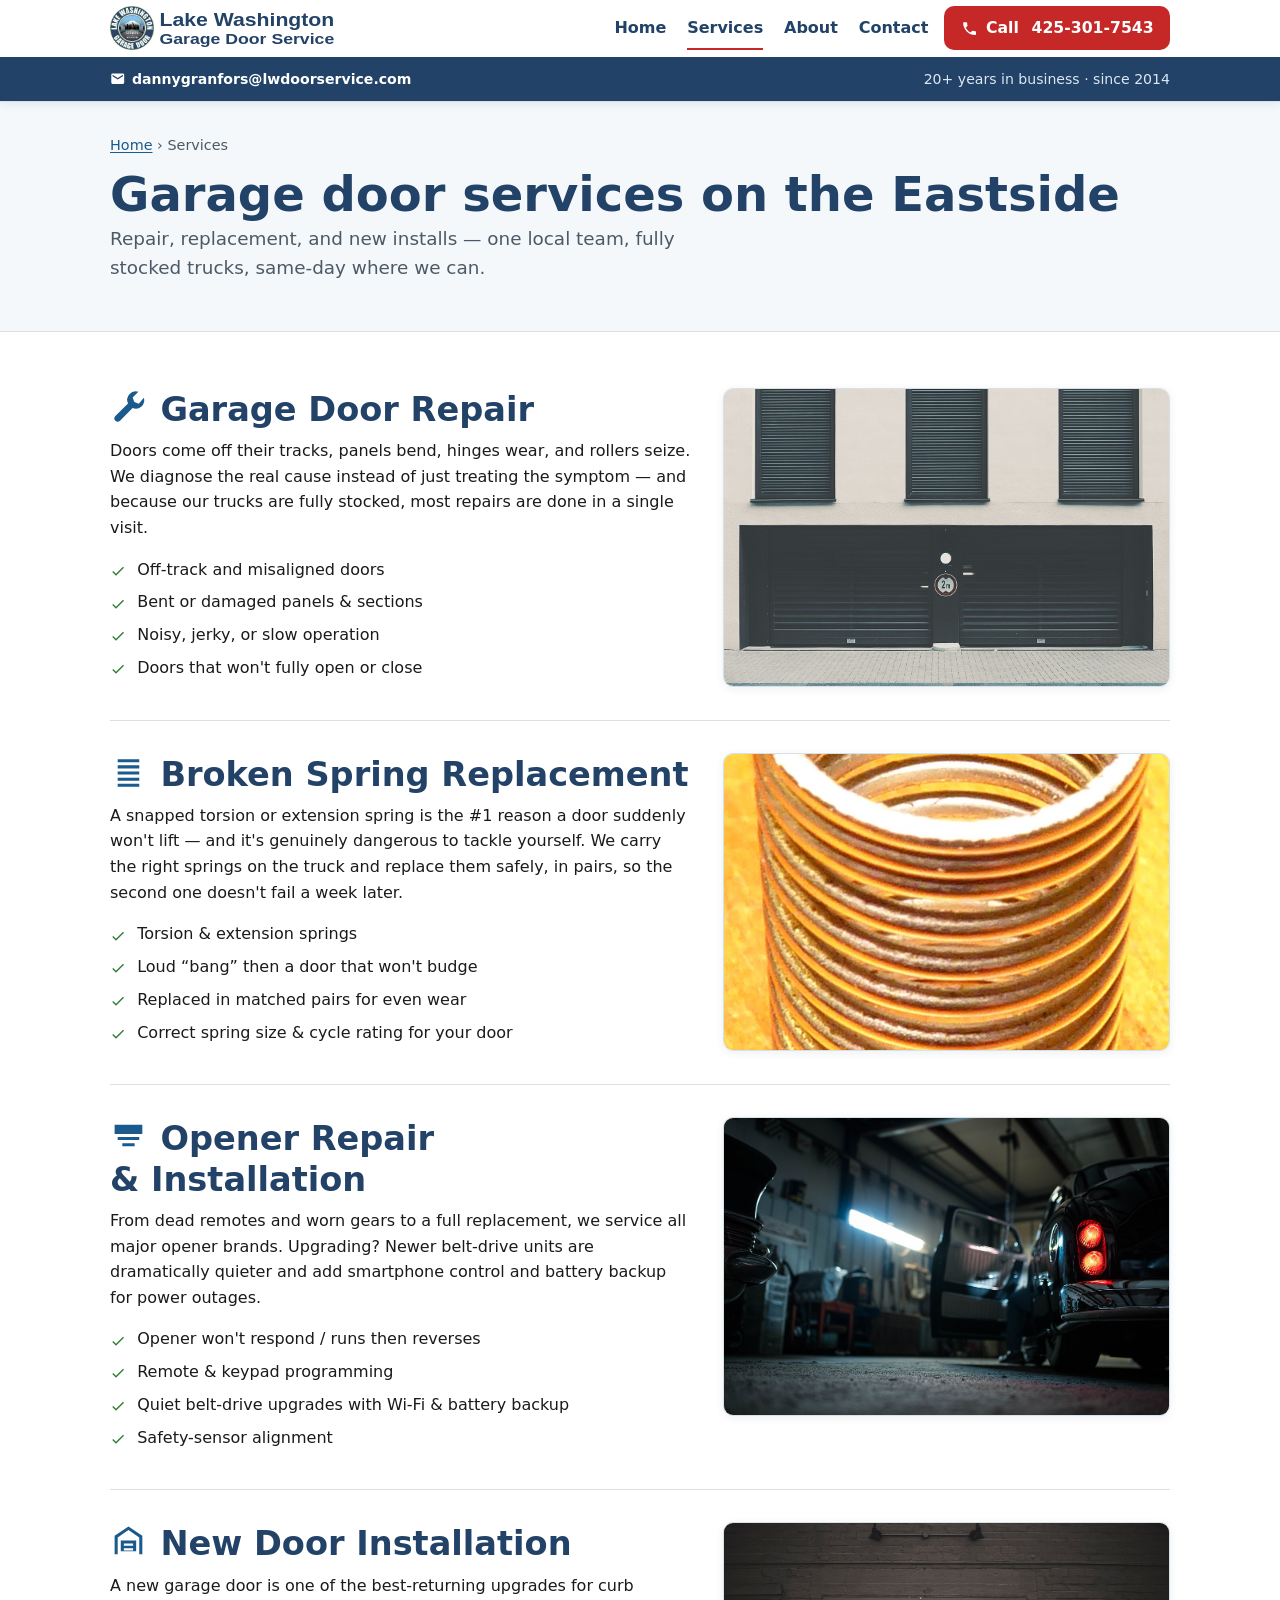
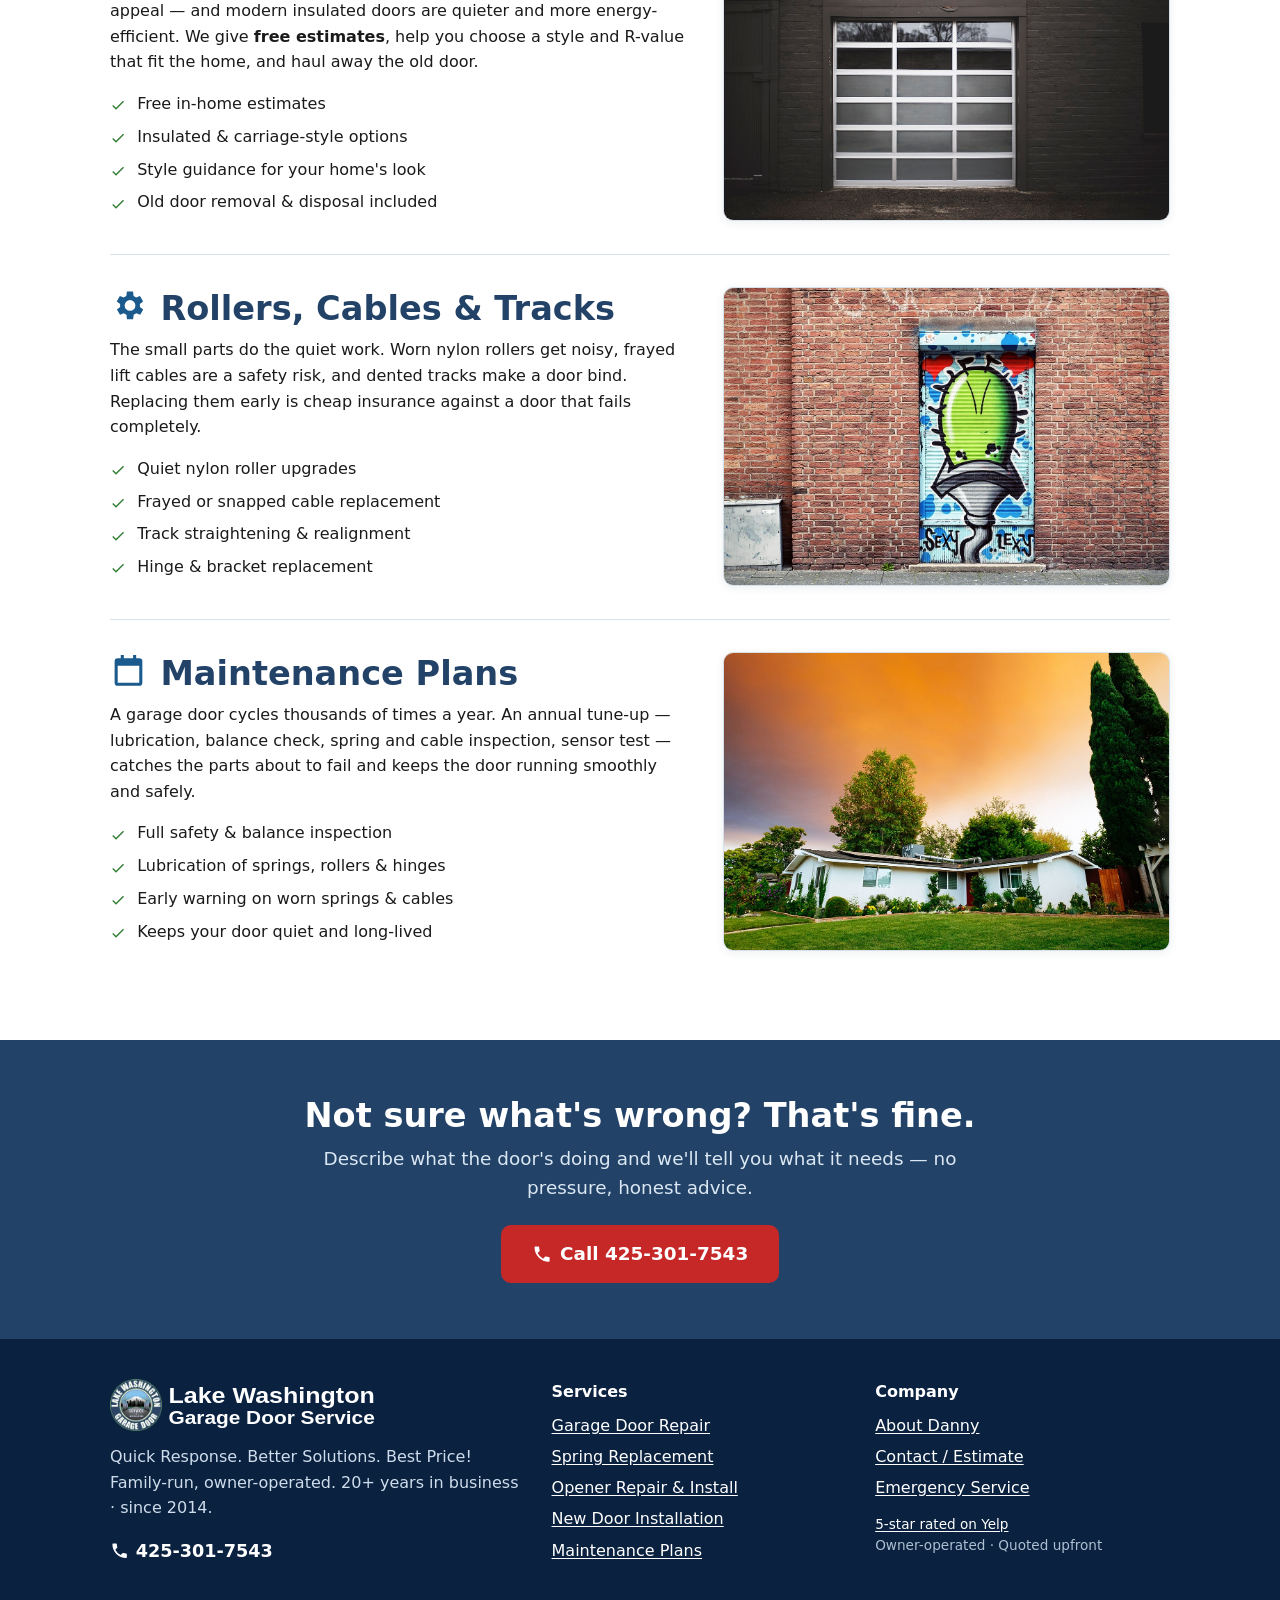
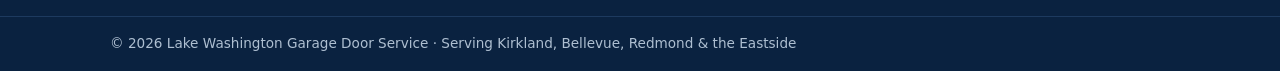
<file: services.html>
<!DOCTYPE html>
<html lang="en">
<head>
<meta charset="utf-8">
<meta name="viewport" content="width=device-width, initial-scale=1">
<title>Garage Door Services — Repair, Springs, Openers, Installation | Lake Washington Garage Door Service</title>
<meta name="description" content="Garage door repair, broken spring replacement, opener service, new door installation, rollers, cables and tracks, and maintenance plans on the Lake Washington Eastside.">
<link rel="canonical" href="https://lwdoorservice.com/services.html">
<meta property="og:type" content="website">
<meta property="og:site_name" content="Lake Washington Garage Door Service">
<meta property="og:title" content="Garage Door Services — Repair, Springs, Openers, Installation | Lake Washington Garage Door Service">
<meta property="og:description" content="Garage door repair, broken spring replacement, opener service, new door installation, rollers, cables and tracks, and maintenance plans on the Lake Washington Eastside.">
<meta property="og:url" content="https://lwdoorservice.com/services.html">
<meta name="theme-color" content="#224267">
<link rel="icon" href="favicon.ico" sizes="any">
<link rel="icon" href="favicon.png" type="image/png" sizes="64x64">
<link rel="apple-touch-icon" href="apple-touch-icon.png">
<link rel="stylesheet" href="styles.css">
<link rel="stylesheet" href="print.css" media="print">
</head>
<body>
<a class="skip" href="#main">Skip to content</a>
<header class="site-header">
  <div class="header-inner">
    <a class="brand" href="index.html" aria-label="Lake Washington Garage Door Service — home"><img src="logos/logo.svg" alt="Lake Washington Garage Door Service" width="330" height="64"></a>
    <a class="btn btn-emergency header-call" href="tel:+14253017543" aria-label="Call 425-301-7543"><svg class="icon" aria-hidden="true" focusable="false"><use href="icons.svg#phone"/></svg><span class="call-word">Call</span> <span class="call-num">425-301-7543</span></a>
    <button class="nav-toggle" type="button" aria-expanded="false" aria-controls="nav"><span>Menu</span></button>
    <nav class="nav" id="nav" aria-label="Main">
      <ul>
        <li><a href="index.html">Home</a></li>
        <li><a href="services.html" aria-current="page">Services</a></li>
        <li><a href="about.html">About</a></li>
        <li><a href="contact.html">Contact</a></li>
      </ul>
    </nav>
  </div>
  <div class="topstrip"><div class="strip-inner"><a class="strip-mail" href="mailto:dannygranfors@lwdoorservice.com"><svg class="icon" aria-hidden="true" focusable="false"><use href="icons.svg#mail"/></svg>dannygranfors@lwdoorservice.com</a><span class="strip-years">20+ years in business · since 2014</span></div></div>
</header>
<main id="main">
<div class="page-head">
  <div class="wrap">
    <nav class="breadcrumb" aria-label="Breadcrumb"><a href="index.html">Home</a> <span aria-hidden="true">›</span> <span aria-current="page">Services</span></nav>
    <h1>Garage door services on the Eastside</h1>
    <p class="lead">Repair, replacement, and new installs — one local team, fully stocked trucks, same-day where we can.</p>
  </div>
</div>
<section>
  <div class="wrap">
    <article class="svc-block rv" id="repair">
      <div class="split">
        <div>
          <h2><svg class="icon icon-h" aria-hidden="true" focusable="false"><use href="icons.svg#wrench"/></svg>Garage Door Repair</h2>
          <p>Doors come off their tracks, panels bend, hinges wear, and rollers seize. We diagnose the real cause instead of just treating the symptom — and because our trucks are fully stocked, most repairs are done in a single visit.</p>
          <ul class="ticks"><li>Off-track and misaligned doors</li><li>Bent or damaged panels &amp; sections</li><li>Noisy, jerky, or slow operation</li><li>Doors that won't fully open or close</li></ul>
        </div>
        <figure class="svc-photo"><img src="images/svc-repair.jpg" alt="House facade with a garage door and window shutters" loading="lazy" width="1280" height="850"></figure>
      </div>
    </article>
    <article class="svc-block rv" id="spring">
      <div class="split">
        <div>
          <h2><svg class="icon icon-h" aria-hidden="true" focusable="false"><use href="icons.svg#spring"/></svg>Broken Spring Replacement</h2>
          <p>A snapped torsion or extension spring is the #1 reason a door suddenly won't lift — and it's genuinely dangerous to tackle yourself. We carry the right springs on the truck and replace them safely, in pairs, so the second one doesn't fail a week later.</p>
          <ul class="ticks"><li>Torsion &amp; extension springs</li><li>Loud “bang” then a door that won't budge</li><li>Replaced in matched pairs for even wear</li><li>Correct spring size &amp; cycle rating for your door</li></ul>
        </div>
        <figure class="svc-photo"><img src="images/svc-spring.jpg" alt="Close-up of a steel torsion coil spring" loading="lazy" width="1280" height="850"></figure>
      </div>
    </article>
    <article class="svc-block rv" id="opener">
      <div class="split">
        <div>
          <h2><svg class="icon icon-h" aria-hidden="true" focusable="false"><use href="icons.svg#opener"/></svg>Opener Repair &amp; Installation</h2>
          <p>From dead remotes and worn gears to a full replacement, we service all major opener brands. Upgrading? Newer belt-drive units are dramatically quieter and add smartphone control and battery backup for power outages.</p>
          <ul class="ticks"><li>Opener won't respond / runs then reverses</li><li>Remote &amp; keypad programming</li><li>Quiet belt-drive upgrades with Wi-Fi &amp; battery backup</li><li>Safety-sensor alignment</li></ul>
        </div>
        <figure class="svc-photo"><img src="images/svc-opener.jpg" alt="Open garage with a car inside" loading="lazy" width="1280" height="850"></figure>
      </div>
    </article>
    <article class="svc-block rv" id="install">
      <div class="split">
        <div>
          <h2><svg class="icon icon-h" aria-hidden="true" focusable="false"><use href="icons.svg#door"/></svg>New Door Installation</h2>
          <p>A new garage door is one of the best-returning upgrades for curb appeal — and modern insulated doors are quieter and more energy-efficient. We give <strong>free estimates</strong>, help you choose a style and R-value that fit the home, and haul away the old door.</p>
          <ul class="ticks"><li>Free in-home estimates</li><li>Insulated &amp; carriage-style options</li><li>Style guidance for your home's look</li><li>Old door removal &amp; disposal included</li></ul>
        </div>
        <figure class="svc-photo"><img src="images/svc-newdoor.jpg" alt="Modern dark garage door" loading="lazy" width="1280" height="850"></figure>
      </div>
    </article>
    <article class="svc-block rv" id="parts">
      <div class="split">
        <div>
          <h2><svg class="icon icon-h" aria-hidden="true" focusable="false"><use href="icons.svg#gear"/></svg>Rollers, Cables &amp; Tracks</h2>
          <p>The small parts do the quiet work. Worn nylon rollers get noisy, frayed lift cables are a safety risk, and dented tracks make a door bind. Replacing them early is cheap insurance against a door that fails completely.</p>
          <ul class="ticks"><li>Quiet nylon roller upgrades</li><li>Frayed or snapped cable replacement</li><li>Track straightening &amp; realignment</li><li>Hinge &amp; bracket replacement</li></ul>
        </div>
        <figure class="svc-photo"><img src="images/svc-tracks.jpg" alt="Worn garage door showing wear" loading="lazy" width="1280" height="850"></figure>
      </div>
    </article>
    <article class="svc-block rv" id="maintenance">
      <div class="split">
        <div>
          <h2><svg class="icon icon-h" aria-hidden="true" focusable="false"><use href="icons.svg#calendar"/></svg>Maintenance Plans</h2>
          <p>A garage door cycles thousands of times a year. An annual tune-up — lubrication, balance check, spring and cable inspection, sensor test — catches the parts about to fail and keeps the door running smoothly and safely.</p>
          <ul class="ticks"><li>Full safety &amp; balance inspection</li><li>Lubrication of springs, rollers &amp; hinges</li><li>Early warning on worn springs &amp; cables</li><li>Keeps your door quiet and long-lived</li></ul>
        </div>
        <figure class="svc-photo"><img src="images/svc-maintenance.jpg" alt="Well-kept home with a garage door" loading="lazy" width="1280" height="850"></figure>
      </div>
    </article>
  </div>
</section>
<section class="cta-band">
  <div class="wrap">
    <h2>Not sure what's wrong? That's fine.</h2>
    <p class="lead">Describe what the door's doing and we'll tell you what it needs — no pressure, honest advice.</p>
    <a class="btn btn-emergency btn-lg" href="tel:+14253017543"><svg class="icon" aria-hidden="true" focusable="false"><use href="icons.svg#phone"/></svg> Call 425-301-7543</a>
  </div>
</section>
</main>
<footer class="site-footer">
  <div class="wrap footer-grid">
    <div>
      <img class="footer-logo" src="logos/logo-light.svg" alt="Lake Washington Garage Door Service" width="330" height="64">
      <p>Quick Response. Better Solutions. Best Price!<br>Family-run, owner-operated. 20+ years in business · since 2014.</p>
      <p><a class="footer-phone" href="tel:+14253017543"><svg class="icon" aria-hidden="true" focusable="false"><use href="icons.svg#phone"/></svg> 425-301-7543</a></p>
    </div>
    <nav aria-label="Services">
      <p class="footer-title">Services</p>
      <ul>
        <li><a href="services.html#repair">Garage Door Repair</a></li>
        <li><a href="services.html#spring">Spring Replacement</a></li>
        <li><a href="services.html#opener">Opener Repair &amp; Install</a></li>
        <li><a href="services.html#install">New Door Installation</a></li>
        <li><a href="services.html#maintenance">Maintenance Plans</a></li>
      </ul>
    </nav>
    <nav aria-label="Company">
      <p class="footer-title">Company</p>
      <ul>
        <li><a href="about.html">About Danny</a></li>
        <li><a href="contact.html">Contact / Estimate</a></li>
        <li><a href="tel:+14253017543">Emergency Service</a></li>
      </ul>
      <p class="fine"><a href="https://www.yelp.com/biz/lake-washington-garage-door-service-kirkland-2" rel="noopener">5-star rated on Yelp</a><br>Owner-operated · Quoted upfront</p>
    </nav>
  </div>
  <div class="footer-bottom">
    <div class="wrap">© 2026 Lake Washington Garage Door Service · Serving Kirkland, Bellevue, Redmond &amp; the Eastside</div>
  </div>
</footer>
<script src="nav.js" defer></script>
</body>
</html>
</file>
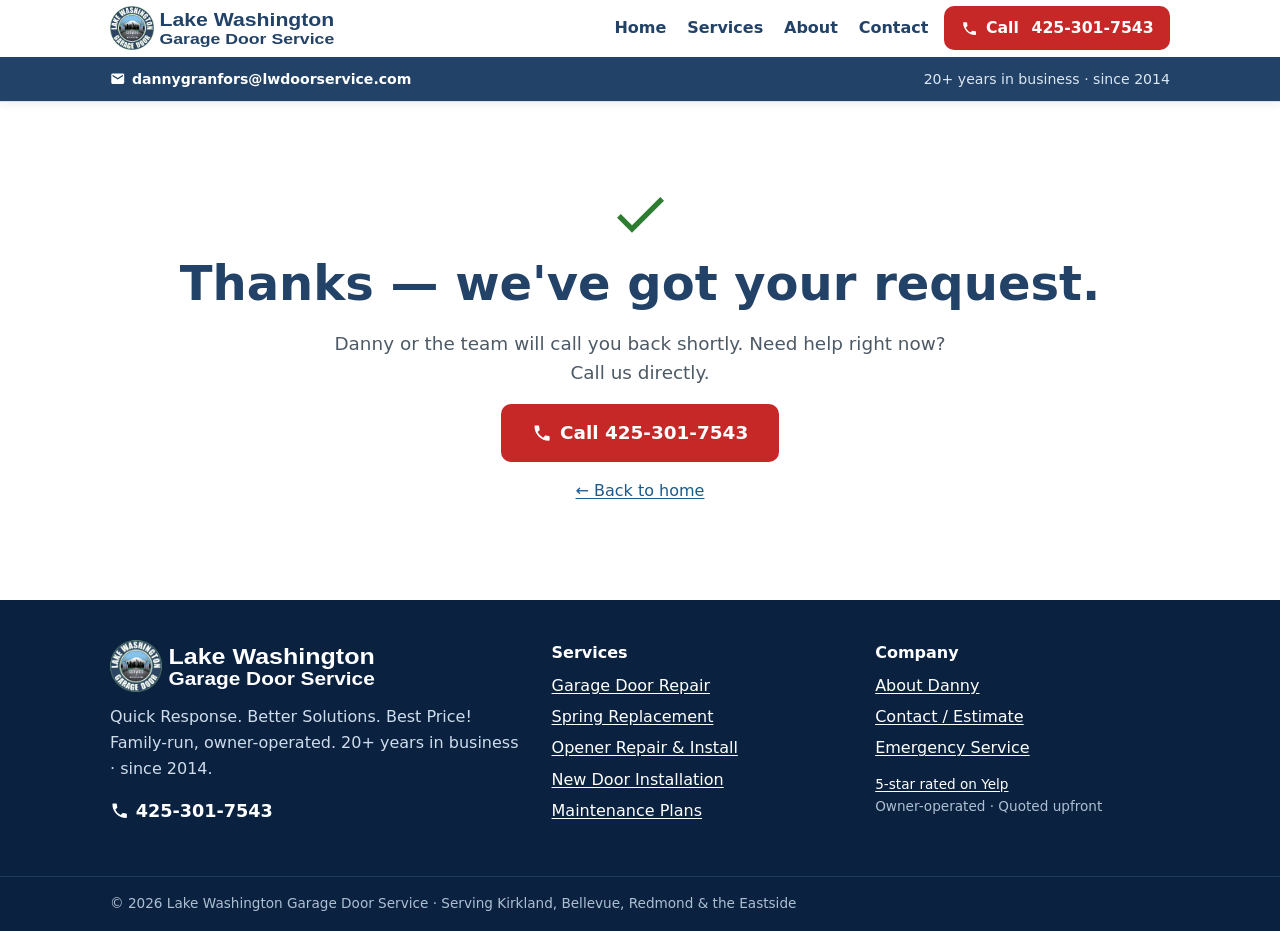
<file: thank-you.html>
<!DOCTYPE html>
<html lang="en">
<head>
<meta charset="utf-8">
<meta name="viewport" content="width=device-width, initial-scale=1">
<title>Thanks — request received | Lake Washington Garage Door Service</title>
<meta name="description" content="Your estimate request was received.">
<meta name="robots" content="noindex">
<meta name="theme-color" content="#224267">
<link rel="icon" href="favicon.ico" sizes="any">
<link rel="icon" href="favicon.png" type="image/png" sizes="64x64">
<link rel="apple-touch-icon" href="apple-touch-icon.png">
<link rel="stylesheet" href="styles.css">
<link rel="stylesheet" href="print.css" media="print">
</head>
<body>
<a class="skip" href="#main">Skip to content</a>
<header class="site-header">
  <div class="header-inner">
    <a class="brand" href="index.html" aria-label="Lake Washington Garage Door Service — home"><img src="logos/logo.svg" alt="Lake Washington Garage Door Service" width="330" height="64"></a>
    <a class="btn btn-emergency header-call" href="tel:+14253017543" aria-label="Call 425-301-7543"><svg class="icon" aria-hidden="true" focusable="false"><use href="icons.svg#phone"/></svg><span class="call-word">Call</span> <span class="call-num">425-301-7543</span></a>
    <button class="nav-toggle" type="button" aria-expanded="false" aria-controls="nav"><span>Menu</span></button>
    <nav class="nav" id="nav" aria-label="Main">
      <ul>
        <li><a href="index.html">Home</a></li>
        <li><a href="services.html">Services</a></li>
        <li><a href="about.html">About</a></li>
        <li><a href="contact.html">Contact</a></li>
      </ul>
    </nav>
  </div>
  <div class="topstrip"><div class="strip-inner"><a class="strip-mail" href="mailto:dannygranfors@lwdoorservice.com"><svg class="icon" aria-hidden="true" focusable="false"><use href="icons.svg#mail"/></svg>dannygranfors@lwdoorservice.com</a><span class="strip-years">20+ years in business · since 2014</span></div></div>
</header>
<main id="main">
<section class="center thanks">
  <div class="wrap">
    <span class="ic-lg"><svg class="icon icon-xl" aria-hidden="true" focusable="false"><use href="icons.svg#check"/></svg></span>
    <h1>Thanks — we've got your request.</h1>
    <p class="lead">Danny or the team will call you back shortly. Need help right now? Call us directly.</p>
    <a class="btn btn-emergency btn-lg" href="tel:+14253017543"><svg class="icon" aria-hidden="true" focusable="false"><use href="icons.svg#phone"/></svg> Call 425-301-7543</a>
    <p><a href="index.html">← Back to home</a></p>
  </div>
</section>
</main>
<footer class="site-footer">
  <div class="wrap footer-grid">
    <div>
      <img class="footer-logo" src="logos/logo-light.svg" alt="Lake Washington Garage Door Service" width="330" height="64">
      <p>Quick Response. Better Solutions. Best Price!<br>Family-run, owner-operated. 20+ years in business · since 2014.</p>
      <p><a class="footer-phone" href="tel:+14253017543"><svg class="icon" aria-hidden="true" focusable="false"><use href="icons.svg#phone"/></svg> 425-301-7543</a></p>
    </div>
    <nav aria-label="Services">
      <p class="footer-title">Services</p>
      <ul>
        <li><a href="services.html#repair">Garage Door Repair</a></li>
        <li><a href="services.html#spring">Spring Replacement</a></li>
        <li><a href="services.html#opener">Opener Repair &amp; Install</a></li>
        <li><a href="services.html#install">New Door Installation</a></li>
        <li><a href="services.html#maintenance">Maintenance Plans</a></li>
      </ul>
    </nav>
    <nav aria-label="Company">
      <p class="footer-title">Company</p>
      <ul>
        <li><a href="about.html">About Danny</a></li>
        <li><a href="contact.html">Contact / Estimate</a></li>
        <li><a href="tel:+14253017543">Emergency Service</a></li>
      </ul>
      <p class="fine"><a href="https://www.yelp.com/biz/lake-washington-garage-door-service-kirkland-2" rel="noopener">5-star rated on Yelp</a><br>Owner-operated · Quoted upfront</p>
    </nav>
  </div>
  <div class="footer-bottom">
    <div class="wrap">© 2026 Lake Washington Garage Door Service · Serving Kirkland, Bellevue, Redmond &amp; the Eastside</div>
  </div>
</footer>
<script src="nav.js" defer></script>
</body>
</html>
</file>
<file: styles.css>
/* Lake Washington Garage Door Service — hand-written, mobile-first, no build step.
   Palette contrast checked against WCAG AA. Tokens first; components below. */

:root {
  --navy: #224267;
  --green: #69c066;
  --blue: #1b5a8c;
  --blue-light: #e8f1f8;
  --red: #c62828;
  --red-dark: #9f1f1f;
  --ink: #1a1a1a;
  --muted: #4d5a66;
  --line: #d9e1e8;
  --bg: #fff;
  --bg-alt: #f4f8fb;
  --radius: 10px;
  --shadow: 0 2px 8px rgb(15 48 87 / .08);
  --shadow-lg: 0 8px 28px rgb(15 48 87 / .14);
  --wrap: 1100px;
  --gap: clamp(1rem, 3vw, 2rem);
}

*, *::before, *::after { box-sizing: border-box; }
* { margin: 0; }
html { scroll-behavior: smooth; scroll-padding-top: 8.5rem; -webkit-text-size-adjust: 100%; }
@media (prefers-reduced-motion: reduce) { html { scroll-behavior: auto; } * { transition: none !important; } }

body {
  font-family: system-ui, -apple-system, "Segoe UI", Roboto, Helvetica, Arial, sans-serif;
  color: var(--ink); background: var(--bg); line-height: 1.6;
  -webkit-font-smoothing: antialiased; text-rendering: optimizeLegibility;
}
img, svg { max-width: 100%; display: block; }
ul, ol { padding: 0; }

.wrap { max-width: var(--wrap); margin: 0 auto; padding: 0 20px; }
a { color: var(--blue); text-underline-offset: .15em; }
a:hover { color: var(--navy); }
:focus-visible { outline: 3px solid #f4b400; outline-offset: 2px; border-radius: 4px; }

h1, h2, h3 { line-height: 1.2; color: var(--navy); font-weight: 800; text-wrap: balance; }
h1 { font-size: clamp(1.9rem, 5vw, 3rem); }
h2 { font-size: clamp(1.5rem, 4vw, 2.1rem); margin-bottom: .5rem; }
h3, .h3 { font-size: 1.2rem; font-weight: 800; color: var(--navy); line-height: 1.2; margin-bottom: .4rem; }
p { margin-bottom: 1rem; }
section { padding: clamp(2.5rem, 6vw, 3.5rem) 0; }
.section-alt { background: var(--bg-alt); }
.center { text-align: center; }
.lead { font-size: 1.15rem; color: var(--muted); max-width: 40rem; }
.center .lead, .cta-band .lead { margin-inline: auto; }
.section-head { margin-bottom: 2rem; }
.fine { font-size: .85rem; color: var(--muted); }
.sr-only { position: absolute; width: 1px; height: 1px; overflow: hidden; clip: rect(0 0 0 0); white-space: nowrap; }
.skip { position: absolute; left: -999px; top: 0; background: var(--navy); color: #fff; padding: .7rem 1rem; z-index: 100; }
.skip:focus { left: 0; }

.icon { width: 1.1em; height: 1.1em; fill: currentColor; flex: none; }
.icon-h { display: inline-block; vertical-align: -.12em; margin-right: .4em; color: var(--blue); }
.icon-lg { width: 2.2rem; height: 2.2rem; color: var(--blue); }
.icon-xl { width: 4rem; height: 4rem; margin-inline: auto; color: #2e7d32; }
.ic-lg { display: block; margin-bottom: .6rem; }

/* Buttons */
.btn {
  display: inline-flex; align-items: center; justify-content: center; gap: .5rem;
  padding: .85rem 1.5rem; border-radius: var(--radius); border: 2px solid transparent;
  font: inherit; font-weight: 700; font-size: 1.05rem; line-height: 1.2; cursor: pointer;
  text-decoration: none; transition: transform .08s, box-shadow .15s, background-color .15s;
}
.btn:hover { transform: translateY(-1px); box-shadow: var(--shadow-lg); }
.btn-emergency { background: var(--red); color: #fff; }
.btn-emergency:hover { background: var(--red-dark); color: #fff; }
.btn-primary { background: var(--blue); color: #fff; }
.btn-primary:hover { background: var(--navy); color: #fff; }
.btn-ghost { background: #fff; color: var(--navy); border-color: var(--line); }
.btn-ghost:hover { border-color: var(--blue); color: var(--blue); }
.btn-lg { padding: 1rem 1.8rem; font-size: 1.15rem; }
.btn-block { width: 100%; }

/* Header */
.site-header { position: sticky; top: 0; z-index: 50; background: #fff; border-bottom: 1px solid var(--line); box-shadow: var(--shadow); }
.header-inner { display: flex; align-items: center; justify-content: space-between; gap: 1rem; padding: .6rem 20px; max-width: var(--wrap); margin: 0 auto; flex-wrap: wrap; }
.brand { display: flex; align-items: center; gap: .6rem; font-weight: 800; color: var(--navy); font-size: 1.02rem; line-height: 1.15; text-decoration: none; }
.brand .mark { width: 38px; height: 38px; flex: none; }
.brand small { display: block; font-size: .72rem; color: var(--muted); font-weight: 600; letter-spacing: .02em; }
.nav { display: flex; align-items: center; gap: 1.3rem; }
.nav ul { display: flex; gap: 1.3rem; list-style: none; }
.nav li a { color: var(--navy); font-weight: 600; text-decoration: none; padding: .3rem 0; border-bottom: 2px solid transparent; }
.nav li a:hover, .nav li a[aria-current="page"] { border-bottom-color: var(--red); }
.header-call { padding: .55rem 1rem; font-size: .98rem; }
.nav-toggle { display: none; }

@media (max-width: 820px) {
  .nav { width: 100%; flex-direction: column; align-items: stretch; gap: .6rem; padding-bottom: .8rem; }
  .nav ul { flex-direction: column; gap: 0; }
  .nav li a { display: block; padding: .7rem 0; border-bottom: 1px solid var(--line); }
  .js .nav-toggle { display: inline-block; background: #fff; border: 2px solid var(--line); border-radius: 8px; padding: .5rem .9rem; font: inherit; font-weight: 700; color: var(--navy); cursor: pointer; }
  .js .nav { display: none; }
  .js .nav.open { display: flex; }
}

/* Hero */
.hero { background: linear-gradient(160deg, var(--blue-light), #fff 70%); }
.hero-grid { display: grid; gap: var(--gap); align-items: center; }
@media (min-width: 860px) { .hero-grid { grid-template-columns: 1.4fr 1fr; } }
.eyebrow { color: var(--blue); font-weight: 700; text-transform: uppercase; letter-spacing: .06em; font-size: .85rem; margin-bottom: .5rem; }
.hero h1 span { display: block; color: var(--red); }
.hero .lead { margin: 1rem 0 1.5rem; }
.hero-cta { display: flex; flex-wrap: wrap; gap: .8rem; }
.hero-note { margin-top: 1.2rem; font-size: .92rem; color: var(--muted); }
.hero-card { background: #fff; border: 1px solid var(--line); border-radius: var(--radius); padding: 1.4rem; box-shadow: var(--shadow-lg); }
.hero-card p { margin-bottom: .5rem; }
.hero-card .btn { margin-top: .6rem; }
.checks, .ticks { list-style: none; }
.checks li, .ticks li { position: relative; padding-left: 1.7rem; margin-bottom: .45rem; }
.checks li::before, .ticks li::before { content: ""; position: absolute; left: 0; top: .4em; width: 1em; height: 1em; background: #2e7d32; -webkit-mask: url("data:image/svg+xml,%3Csvg xmlns='http://www.w3.org/2000/svg' viewBox='0 0 24 24'%3E%3Cpath d='M9 16.2 4.8 12l-1.4 1.4L9 19 21 7l-1.4-1.4z'/%3E%3C/svg%3E") center/contain no-repeat; mask: url("data:image/svg+xml,%3Csvg xmlns='http://www.w3.org/2000/svg' viewBox='0 0 24 24'%3E%3Cpath d='M9 16.2 4.8 12l-1.4 1.4L9 19 21 7l-1.4-1.4z'/%3E%3C/svg%3E") center/contain no-repeat; }

/* Trust strip */
.trust { background: var(--navy); color: #fff; }
.trust-inner { list-style: none; display: flex; flex-wrap: wrap; justify-content: center; gap: .6rem 2rem; padding-block: .9rem; font-weight: 600; font-size: .95rem; }
.trust-inner li { display: inline-flex; align-items: center; gap: .4rem; }
.trust .icon { color: #ffd54f; }

/* Grids & cards */
.plain { list-style: none; }
.grid { display: grid; gap: 1.2rem; }
@media (min-width: 640px) { .grid-3 { grid-template-columns: repeat(2, 1fr); } }
@media (min-width: 960px) { .grid-3 { grid-template-columns: repeat(3, 1fr); } }
.card { background: #fff; border: 1px solid var(--line); border-radius: var(--radius); padding: 1.4rem; box-shadow: var(--shadow); }
.card p { color: var(--muted); }
.card .more { font-weight: 700; text-decoration: none; }
.card .more:hover { text-decoration: underline; }
.stack { margin-bottom: 1rem; }
.big-phone { font-size: 1.6rem; font-weight: 800; margin: .2rem 0 .6rem; }
.split { display: grid; gap: var(--gap); }
@media (min-width: 860px) { .split { grid-template-columns: 1.3fr 1fr; align-items: start; } }

.cta-band { background: var(--navy); color: #fff; text-align: center; }
.cta-band h2 { color: #fff; }
.cta-band .lead { color: #dbe7f3; margin-bottom: 1.4rem; }

.area-list { list-style: none; display: flex; flex-wrap: wrap; gap: .5rem; margin-top: 1rem; }
.area-list.center { justify-content: center; }
.area-list li { background: var(--blue-light); color: var(--navy); border-radius: 999px; padding: .3rem .85rem; font-weight: 600; font-size: .92rem; }

/* Inner pages */
.page-head { background: var(--bg-alt); border-bottom: 1px solid var(--line); padding: 2rem 0; }
.breadcrumb { font-size: .9rem; color: var(--muted); margin-bottom: .6rem; }
.svc-block { padding: 2rem 0; border-bottom: 1px solid var(--line); }
.svc-block:first-child { padding-top: 0; }
.svc-block:last-child { border-bottom: 0; }
.svc-block .card { background: var(--bg-alt); }
.svc-block .card .btn { margin-top: .4rem; }
.thanks { padding-block: 5rem; }
.thanks p { margin-top: 1rem; }

/* Form */
.form-card { background: #fff; border: 1px solid var(--line); border-radius: var(--radius); padding: 1.4rem; box-shadow: var(--shadow-lg); }
.field { margin-bottom: 1rem; }
.field label { display: block; font-weight: 700; margin-bottom: .3rem; color: var(--navy); }
.field input, .field select, .field textarea { width: 100%; padding: .75rem .85rem; border: 2px solid var(--line); border-radius: 8px; font: inherit; font-size: 1rem; background: #fff; color: var(--ink); }
.field input:focus, .field select:focus, .field textarea:focus { border-color: var(--blue); outline: none; box-shadow: 0 0 0 3px rgb(27 90 140 / .25); }
.field input:user-invalid { border-color: var(--red); }
.hp { position: absolute; left: -9999px; }
.form-card .fine { margin: .8rem 0 0; text-align: center; }

/* Footer */
.site-footer { background: #0a2240; color: #cfdceb; padding-top: 2.5rem; }
.site-footer a { color: #fff; }
.footer-grid { display: grid; gap: 1.8rem; }
@media (min-width: 760px) { .footer-grid { grid-template-columns: 1.4fr 1fr 1fr; } }
.footer-title { color: #fff; font-weight: 800; margin-bottom: .5rem; }
.site-footer ul { list-style: none; }
.site-footer li { margin-bottom: .35rem; }
.site-footer .fine { color: #aebfd1; margin-top: .8rem; }
.footer-phone { display: inline-flex; align-items: center; gap: .4rem; font-weight: 800; font-size: 1.1rem; text-decoration: none; }
.footer-bottom { border-top: 1px solid #1d3a5f; margin-top: 2rem; padding: 1rem 0; font-size: .85rem; color: #aebfd1; }
.split > *, .grid > *, .hero-grid > * { min-width: 0; }

/* ---------- Reviews (sample content during design stage) ---------- */
.review { background: #fff; border: 1px solid var(--line); border-radius: var(--radius); padding: 1.4rem; box-shadow: var(--shadow); }
.review .stars { color: #b26a00; letter-spacing: .1em; font-size: 1.2rem; margin: 0 0 .4rem; }
.review blockquote { margin: 0; }
.review blockquote p { font-style: italic; margin: 0 0 .8rem; }
.review .who { font-weight: 700; color: var(--navy); font-size: .92rem; margin: 0; }

/* ---- v2 ---- */
html { overflow-x: hidden; }
body { overflow-x: hidden; }
.site-header { position: -webkit-sticky; position: sticky; top: 0; z-index: 1000; }
.brand img { height: 44px; width: auto; max-width: 100%; }
.header-inner { flex-wrap: nowrap; gap: .5rem; padding-block: .4rem; }
.header-call { padding: .55rem .9rem; min-height: 44px; white-space: nowrap; margin-left: auto; }
.call-word { display: inline; margin-right: .3em; }
.nav-toggle { min-height: 44px; min-width: 44px; }
.nav li a { min-height: 44px; display: inline-flex; align-items: center; }
.topstrip { background: var(--navy); color: #fff; font-size: .88rem; }
.strip-inner { max-width: var(--wrap); margin: 0 auto; padding: 0 20px; display: flex; justify-content: space-between; align-items: center; gap: .5rem 1rem; flex-wrap: wrap; }
.strip-mail { color: #fff; display: inline-flex; align-items: center; gap: .4rem; min-height: 44px; font-weight: 700; text-decoration: none; overflow-wrap: anywhere; }
.strip-mail:hover { color: #fff; text-decoration: underline; }
.strip-years { color: #dbe7f3; }
.footer-logo { height: 52px; width: auto; margin-bottom: .8rem; }
.site-footer a, .trust a { min-height: 24px; }
.trust a { color: #fff; }
.grid-2 { grid-template-columns: 1fr; }
@media (min-width: 700px) { .grid-2 { grid-template-columns: repeat(2, 1fr); } }
.yelp-badge { display: inline-flex; align-items: center; gap: .8rem; background: #fff; border: 2px solid var(--line); border-radius: var(--radius); padding: .7rem 1.1rem; text-decoration: none; color: var(--navy); min-height: 44px; box-shadow: var(--shadow); text-align: left; }
.yelp-badge:hover { border-color: #d32323; color: var(--navy); }
.yelp-badge .stars { color: #b26a00; font-size: 1.5rem; letter-spacing: .08em; }
.yelp-badge small { display: block; color: var(--blue); font-weight: 600; }
.review .src { font-size: .8rem; color: var(--muted); margin: .5rem 0 0; }
.section-head .yelp-badge { margin-top: .8rem; }
.btn, .nav li a, .more { min-height: 44px; }
.more { display: inline-flex; align-items: center; }
@media (max-width: 820px) {
  html { scroll-padding-top: 9.5rem; }
  .brand img { height: 38px; }
  .header-inner { padding-inline: 12px; }
  .strip-inner { padding: 0 12px; }
  .strip-years { display: none; }
  .header-call .call-num { display: none; }
  .header-call .call-word { display: inline; margin-right: 0; }
  .header-call { padding: .5rem .8rem; }
  .nav { order: 5; flex-basis: 100%; }
  .header-inner { flex-wrap: wrap; }
  .js .nav { display: none; }
  .nav.open { max-height: calc(100vh - 8rem); overflow-y: auto; }
  .hero-cta .btn { width: 100%; }
  .btn-lg { font-size: 1.05rem; padding: .9rem 1.1rem; text-align: center; }
}
@media (max-width: 380px) { .brand img { height: 32px; } .header-call { padding: .5rem .6rem; } }
.brand { flex: 0 1 auto; min-width: 0; }
.nav { order: 2; margin-left: auto; }
.header-call { order: 3; margin-left: .5rem; }
.nav-toggle { order: 3; }
@media (max-width: 820px) {
  .header-call { order: 2; margin-left: auto; }
  .nav-toggle { order: 3; }
  .nav { order: 5; margin-left: 0; }
}

/* v3: Yelp card, BBB badge, trust links */
.trust-links { display: flex; flex-wrap: wrap; gap: .8rem; justify-content: center; margin: .8rem 0 0; }
.section-head .trust-links .yelp-badge { margin-top: 0; }
.bbb-badge { display: inline-flex; align-items: center; gap: .8rem; background: #fff; border: 2px solid var(--line); border-radius: var(--radius); padding: .7rem 1.1rem; text-decoration: none; color: var(--navy); min-height: 44px; box-shadow: var(--shadow); text-align: left; }
.bbb-badge:hover { border-color: var(--navy); }
.bbb-badge small { display: block; color: var(--blue); font-weight: 600; }
.bbb-grade { background: var(--navy); color: #fff; font-weight: 800; font-size: 1.3rem; border-radius: 8px; padding: .25rem .6rem; }
.yelp-card { max-width: 860px; margin: 0 auto; background: #fff; border: 1px solid var(--line); border-radius: var(--radius); box-shadow: var(--shadow); padding: 1.5rem; }
.yc-main { display: flex; gap: 1.2rem; align-items: center; }
.yc-badge { width: 88px; height: 88px; flex: none; border-radius: 50%; }
.yc-name { margin: 0 0 .4rem; font-size: 1.5rem; line-height: 1.2; color: var(--navy); }
.yc-rating { display: flex; align-items: center; gap: .5rem; margin: 0 0 .3rem; flex-wrap: wrap; }
.yc-stars { display: inline-flex; gap: 3px; }
.ystar { width: 26px; height: 26px; padding: 3px; background: #d32323; color: #fff; border-radius: 4px; box-sizing: border-box; }
.yc-meta, .yc-hours { margin: .2rem 0; display: flex; gap: .5rem; align-items: center; flex-wrap: wrap; }
.yc-claimed { display: inline-flex; align-items: center; gap: .3rem; color: var(--blue); font-weight: 600; }
.yc-check, .yc-shield { width: 20px; height: 20px; color: #1d63c4; flex: none; }
.yc-shield { width: 34px; height: 34px; }
.yc-open, .yc-good { color: #1a7a45; font-weight: 700; }
.yc-hours small { color: var(--muted); }
.yc-facts { list-style: none; padding: 0; margin: 1.2rem 0; display: grid; grid-template-columns: 2fr 1fr 1fr; gap: 1rem; border-top: 1px solid var(--line); padding-top: 1rem; }
.yc-facts li { display: flex; gap: .6rem; align-items: center; }
.yc-facts small { display: block; color: var(--muted); }
.yc-facts strong { display: block; }
.yc-link { display: inline-flex; }
@media (max-width: 640px) { .yc-main { flex-direction: column; align-items: flex-start; } .yc-facts { grid-template-columns: 1fr; } .yc-name { font-size: 1.25rem; } .yc-link { width: 100%; justify-content: center; } }

/* v3 feedback pass: colorful service icons, estimate band, FAQ, before/after, map */
.grid.plain > .card .ic-lg { width: 3.4rem; height: 3.4rem; border-radius: 14px; display: grid; place-items: center; background: var(--tint, #e8f0f8); }
.grid.plain > .card .ic-lg .icon-lg { color: var(--ic, var(--blue)); }
.grid.plain > .card:nth-child(1) { --ic: #c62828; --tint: #fdeaea; }
.grid.plain > .card:nth-child(2) { --ic: #b45309; --tint: #fdf0dc; }
.grid.plain > .card:nth-child(3) { --ic: #1b5a8c; --tint: #e3eef8; }
.grid.plain > .card:nth-child(4) { --ic: #2e7d32; --tint: #e6f3e7; }
.grid.plain > .card:nth-child(5) { --ic: #6a3fa0; --tint: #efe8f8; }
.grid.plain > .card:nth-child(6) { --ic: #00796b; --tint: #dff3f0; }
.estimate-band { background: var(--bg-alt, #eff2f8); border-block: 1px solid var(--line); text-align: center; }
.estimate-band .lead { margin-inline: auto; }
.btn-estimate, .btn-estimate:hover, .btn-estimate:focus { background: var(--red); color: #fff; }
.btn-estimate:hover { background: var(--red-dark); }
.faq { max-width: 52rem; margin: 0 auto; }
.faq details { background: #fff; border: 1px solid var(--line); border-radius: var(--radius); margin-bottom: .6rem; box-shadow: var(--shadow); }
.faq summary { cursor: pointer; font-weight: 700; padding: .9rem 1.1rem; min-height: 44px; display: flex; align-items: center; color: var(--navy); }
.faq details[open] summary { border-bottom: 1px solid var(--line); }
.faq details p { margin: 0; padding: .9rem 1.1rem; color: var(--muted); }
.draft-tag { display: inline-block; background: #fff3cd; color: #5c4400; border: 1px solid #e6c65c; border-radius: 4px; padding: 0 .4rem; font-weight: 700; font-size: .8rem; }
.ba { position: relative; max-width: 56rem; margin: 0 auto; aspect-ratio: 1200 / 650; overflow: hidden; border-radius: var(--radius); border: 1px solid var(--line); box-shadow: var(--shadow); --pos: 50%; }
.ba img { position: absolute; inset: 0; width: 100%; height: 100%; object-fit: cover; }
.ba-before { clip-path: inset(0 calc(100% - var(--pos)) 0 0); }
.ba-handle { position: absolute; top: 0; bottom: 0; left: var(--pos); width: 4px; margin-left: -2px; background: #fff; box-shadow: 0 0 0 1px rgba(0,0,0,.35); pointer-events: none; }
.ba-handle::after { content: "\2194"; position: absolute; top: 50%; left: 50%; transform: translate(-50%, -50%); width: 44px; height: 44px; border-radius: 50%; background: #fff; color: var(--navy); display: grid; place-items: center; font-weight: 800; box-shadow: 0 1px 6px rgba(0,0,0,.4); }
.ba-range { position: absolute; inset: 0; width: 100%; height: 100%; opacity: 0; cursor: ew-resize; margin: 0; }
.ba:focus-within { outline: 3px solid var(--blue); outline-offset: 2px; }
.ba-tag { position: absolute; top: .6rem; background: rgba(15,48,87,.85); color: #fff; font-weight: 700; font-size: .8rem; padding: .15rem .55rem; border-radius: 4px; pointer-events: none; }
.ba-tag-l { left: .6rem; } .ba-tag-r { right: .6rem; }
.map-block { margin-top: 1rem; border-radius: var(--radius); overflow: hidden; border: 1px solid var(--line); }
.map-block iframe { display: block; width: 100%; height: 260px; border: 0; }
@media (max-width: 820px) { .brand img { height: 44px; } }

/* v4: service photos, area map, stats, motion */
.svc-photo { margin: 0; border-radius: var(--radius); overflow: hidden; border: 1px solid var(--line); box-shadow: var(--shadow); }
.svc-photo img { display: block; width: 100%; height: auto; aspect-ratio: 3 / 2; object-fit: cover; }
.area-map { margin: 1rem 0 0; }
.area-map img { display: block; width: 100%; max-width: 452px; height: auto; border-radius: var(--radius); border: 1px solid var(--line); }
.area-map figcaption { margin-top: .4rem; }
.stats { background: var(--blue-light); border-bottom: 1px solid var(--line); }
.stats-inner { list-style: none; margin: 0 auto; padding: 1.2rem 0; display: grid; grid-template-columns: repeat(3, 1fr); gap: 1rem; text-align: center; }
.stats .num { display: block; font-size: 2rem; font-weight: 800; color: var(--blue); line-height: 1.1; }
.stats .lbl { display: block; font-size: .9rem; color: var(--muted); }
.hero { position: relative; overflow: hidden; }
.door-lift { position: absolute; inset: 0; display: grid; grid-template-rows: repeat(4, 1fr); pointer-events: none; z-index: 3; }
.door-lift i { background: #fff; border-bottom: 2px solid var(--line); transform: translateY(0); animation: door-up .9s ease-in forwards; }
.door-lift i:nth-child(1) { animation-delay: .5s; } .door-lift i:nth-child(2) { animation-delay: .35s; } .door-lift i:nth-child(3) { animation-delay: .2s; } .door-lift i:nth-child(4) { animation-delay: .05s; }
@keyframes door-up { to { transform: translateY(-110%); opacity: 0; } }
.door-lift { animation: door-gone 0s 1.6s forwards; }
@keyframes door-gone { to { visibility: hidden; } }
html.js .rv { opacity: 0; transform: translateY(18px); transition: opacity .6s ease, transform .6s ease; }
html.js .rv.in { opacity: 1; transform: none; }
@media (prefers-reduced-motion: reduce) { .door-lift { display: none; } html.js .rv { opacity: 1; transform: none; transition: none; } }

/* v5 */
.hero-photo { display: block; width: 100%; height: auto; aspect-ratio: 10 / 7; object-fit: cover; border-radius: calc(var(--radius) - 4px); margin: 0 0 1rem; }
.awards { display: block; width: 100%; max-width: 64rem; height: auto; margin: 0 auto 1rem; border-radius: var(--radius); }
@media (min-width: 640px) { .reviews > li:last-child:nth-child(odd) { grid-column: 1 / -1; justify-self: center; max-width: calc(50% - .5rem); } }

.owner-figure { margin: 0 0 1rem; text-align: center; }
.owner-photo { display: block; margin: 0 auto; width: 200px; height: 200px; border-radius: 50%; object-fit: cover; border: 3px solid var(--line); box-shadow: var(--shadow); }
</file>
<file: print.css>
.site-header, .nav, .cta-band, .trust, .form-card, .skip, .btn, .site-footer nav { display: none !important; }
body { color: #000; background: #fff; font-size: 11pt; }
a { color: #000; text-decoration: none; }
a[href^="tel:"]::after, a[href^="mailto:"]::after { content: " (" attr(href) ")"; font-size: .85em; }
section { padding: 1rem 0; }
.card, .hero-card { box-shadow: none; border: 1px solid #999; break-inside: avoid; }
</file>
